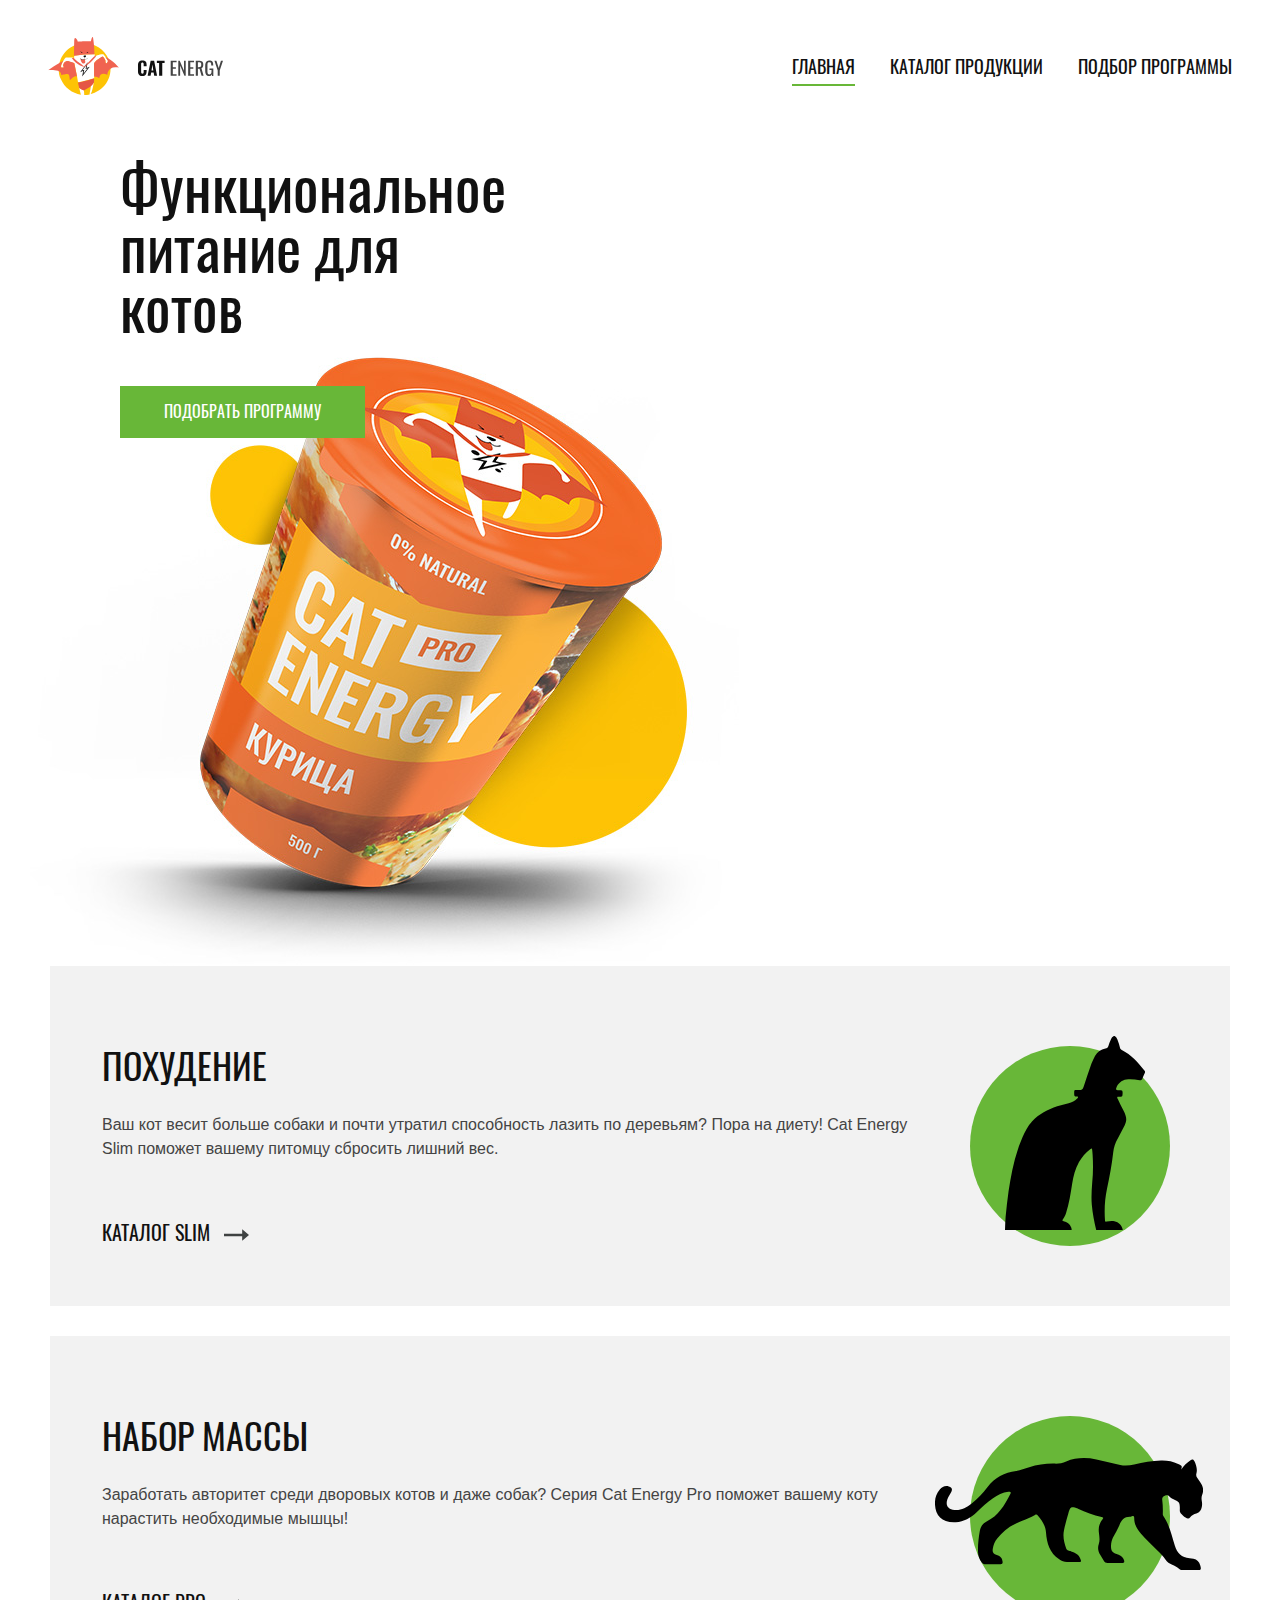
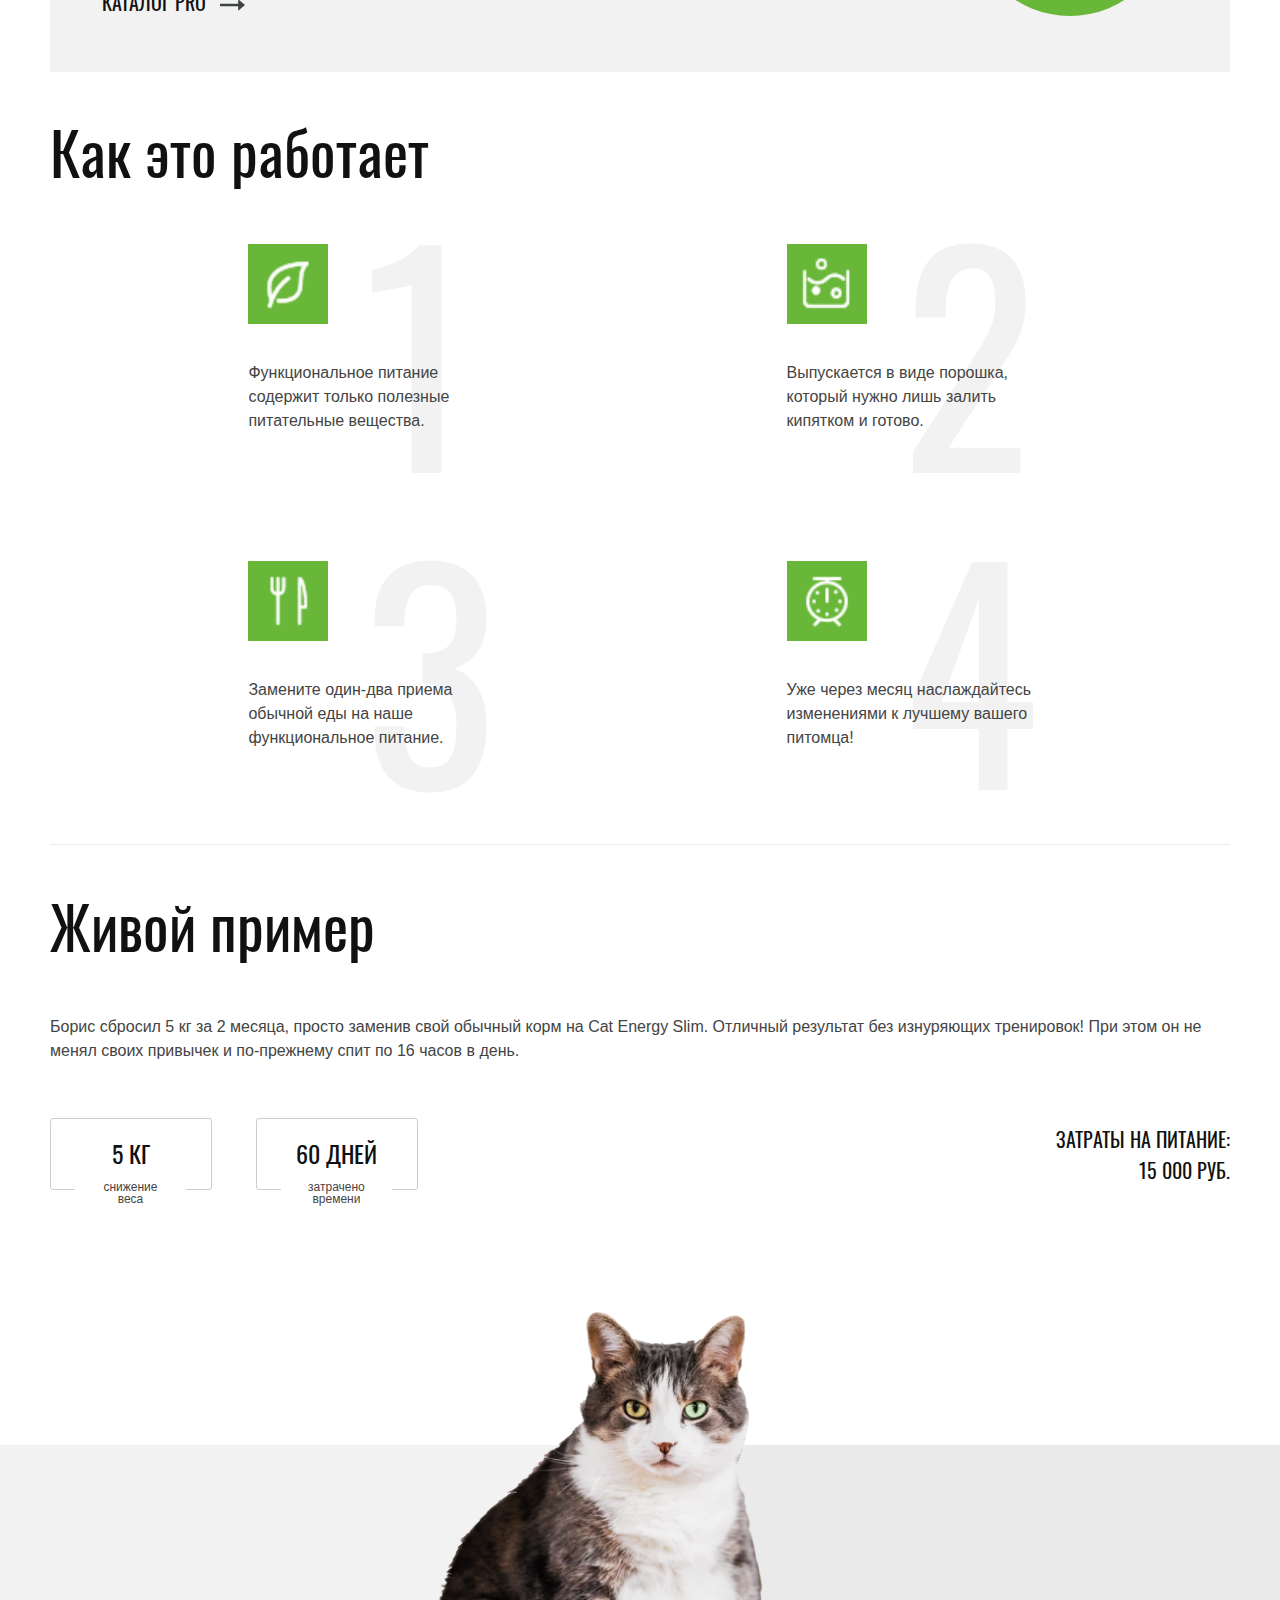
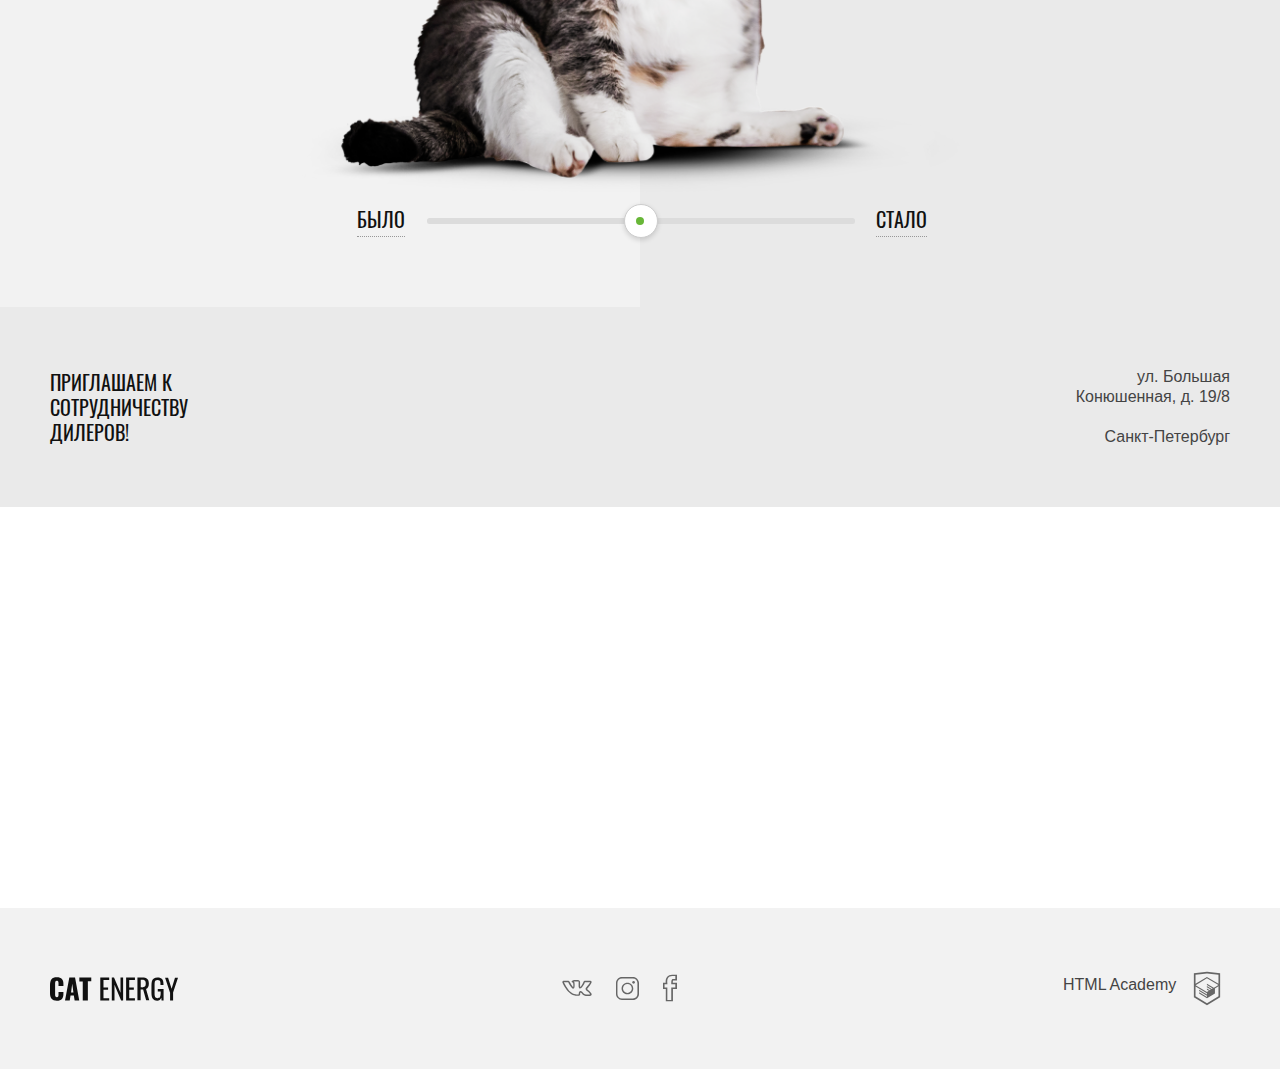
<file: index.html>
<!DOCTYPE html>
<html lang="ru">
  <head>
    <meta charset="utf-8">
    <meta name="viewport" content="width=device-width, initial-scale=1">
    <title>HTML Academy: Кэт энерджи</title>
    <link rel="stylesheet" href="css/style.css">
    <script src="js/picturefill.min.js" async=""></script>
    <script defer src="js/index.js"></script>
  </head>
  <body>

    <div class="page-wrapper">
      <header class="page-header page-header--index">
        <div class="page-header__wrapper-main">
          <div class="page-header__wrapper">
            <div class="page-header__logo">
              <picture>
                <source media="(min-width: 1440px)" srcset="img/logo-desktop.svg">
                <source media="(min-width: 768px)" srcset="img/logo-tablet.svg">
                <img class="header__logo-image" src="img/logo-mobile.svg" alt="логотип сайта cat energy">
              </picture>
            </div>
            <button class="page-header__toggle menu-toggle menu-toggle--closed"></button>
          </div>
          <nav class="main-nav main-nav--closed main-nav--nojs">
              <ul class="main-nav__list main-nav__list--color site-list">
                <li class="site-list__item">
                  <a class="site-list__item-a site-list__item-a--color site-list__item-a--acive-ind" href="#">Главная</a>
                </li>
                <li class="site-list__item">
                  <a class="site-list__item-a site-list__item-a--color" href="catalog.html">Каталог продукции</a>
                </li>
                <li class="site-list__item">
                  <a class="site-list__item-a site-list__item-a--color" href="form.html">Подбор программы</a>
                </li>
              </ul>
          </nav>
        </div>
      </header>

      <section class="greeting-site">
        <div class="greeting-site__wrapper-bg">
          <div class="greeting-site__wrapper">
            <h1 class="greeting-site__title">Функциональное питание для котов</h1>
            <p class="greeting-site__instruction">Занялся собой? Займись котом!</p>
            <picture>
              <source type="image/webp" media="(min-width: 1440px)" srcset="img/webp/index-can-desktop@1x.webp 1x, img/webp/index-can-desktop@2x.webp 2x">
              <source type="image/webp" media="(min-width: 768px)" srcset="img/webp/index-can-tablet@1x.webp 1x, img/webp/index-can-tablet@2x.webp 2x">
              <source type="image/webp" srcset="img/webp/index-can-mobile@1x.webp 1x, img/webp/index-can-mobile@2x.webp 2x">

              <source media="(min-width: 1440px)" srcset="img/index-can-desktop@1x.png 1x, img/index-can-desktop@2x.png 2x">
              <source media="(min-width: 768px)" srcset="img/index-can-tablet@1x.png 1x, img/index-can-tablet@2x.png 2x">
              <img class="greeting-site__image" src="img/index-can-mobile@1x.png" srcset="img/index-can-mobile@2x.png 2x" alt="Функциональное питание для котов">
            </picture>
          </div>
        </div>
        <a class="greeting-site__button button" href="form.html">Подобрать программу</a>
      </section>
    </div>

    <section class="services">
      <h3 class="visually-hidden">Предостовляемые услуги</h3>
      <ul class="services__list">
        <li class="services__item service">
          <div class="service__wrapper clearfix">
            <div class="service__image">
              <span class="service__image-slimming"></span>
            </div>
            <h3 class="service__title">Похудение</h3>
            <p class="service__intro">Ваш кот весит больше собаки и почти утратил
              способность лазить по деревьям? Пора на диету!
              Cat Energy Slim поможет вашему питомцу сбросить лишний вес.
            </p>
            <a class="service__link" href="catalog.html">Каталог Slim<span class="arrow"></span></a>
          </div>
        </li>
        <li class="services__item service">
          <div class="service__wrapper">
            <div class="service__image">
              <span class="service__image-mass-gain"></span>
            </div>
            <h3 class="service__title">Набор массы</h3>
            <p class="service__intro">Заработать авторитет среди дворовых котов и даже собак?
              Серия Cat Energy Pro поможет вашему коту нарастить необходимые мышцы!
            </p>
            <a class="service__link" href="catalog.html">Каталог pro<span class="arrow"></span></a>
          </div>
        </li>
      </ul>
    </section>


    <section class="explanations">
      <h3 class="explanations__title">Как это работает</h3>
      <ul class="explanations__list">
        <li class="explanations__item explanation">
          <img class="explanation__image" src="img/advantage-leaf@1x.png" srcset="img/advantage-leaf@2x.png 2x" alt="здоровое питание">
          <p class="explanation__intro">Функциональное питание содержит только полезные
            питательные вещества.
          </p>
        </li>
        <li class="explanations__item explanation">
          <img class="explanation__image" src="img/advantage-powder@1x.png" srcset="img/advantage-powder@2x.png 2x" alt="быстрый в притовлении">
          <p class="explanation__intro">Выпускается в виде порошка, который нужно лишь
            залить кипятком и готово.
          </p>
        </li>
        <li class=" explanations__item explanation">
          <img class="explanation__image" src="img/advantage-dining@1x.png" srcset="img/advantage-dining@2x.png 2x" alt="замена двух порций обычной еды">
          <p class="explanation__intro">Замените один-два приема обычной еды на наше
            функциональное питание.
          </p>
        </li>
        <li class="explanations__item explanation">
          <img class="explanation__image" src="img/advantage-clock@1x.png" srcset="img/advantage-clock@2x.png 2x" alt="быстрый результат">
          <p class="explanation__intro">Уже через месяц наслаждайтесь изменениями к
            лучшему вашего питомца!
          </p>
        </li>
      </ul>
    </section>

    <section class="example">
      <h3 class="example__title">Живой пример</h3>
      <div class="example__wrapper-main">
        <div class="example__wrapper">
          <p class="example__text">
              Борис сбросил 5 кг за 2 месяца, просто заменив свой обычный корм на Cat Energy Slim. Отличный результат без изнуряющих тренировок!
              При этом он не менял своих привычек и по-прежнему спит по 16 часов в день.
          </p>
          <div class="example__wrapper-data">
            <div class="wrapper-flex">
              <div class="example__item index">
                <span class="index__item">5 кг</span>
                <span class="index__desc index__desc--weight">снижение веса</span>
              </div>
              <div class="example__item index">
                <span class="index__item">60 дней</span>
                <span class="index__desc">затрачено времени</span>
              </div>
            </div>
            <div class="example__expenses expenses">
              <span class="expenses__text">Затраты на питание:</span>
              <span class="expenses__number">15 000 руб.</span>
            </div>
          </div>
        </div>

        <div class="example__change change">
          <div class="change__picture">
            <div class="change__picture--wrapper">
              <picture class="picture__it-was">
                <source type="image/webp" media="(min-width: 1440px)" srcset="img/webp/before-desktop@1x.webp 1x, img/webp/before-desktop@2x.webp 2x">
                <source type="image/webp" media="(min-width: 768px)" srcset="img/webp/before-tablet@1x.webp 1x, img/webp/before-tablet@2x.webp 2x">
                <source type="image/webp" srcset="img/webp/before-mobile@1x.webp 1x, img/webp/before-mobile@2x.webp 2x">

                <source media="(min-width: 1440px)" srcset="img/before-desktop@1x.png 1x, img/before-desktop@2x.png 2x">
                <source media="(min-width: 768px)" srcset="img/before-tablet@1x.png 1x, img/before-mobile@2x.png 2x">
                <img class="example__image" src="img/before-mobile@1x.png" srcset="img/before-mobile@2x.png 2x" alt="пример похудевшего кота">
              </picture>

              <picture class="picture__has-become">
                <source type="image/webp" media="(min-width: 1400px)" srcset="img/webp/after-desktop@1x.webp 1x, img/webp/after-desktop@2x.webp 2x">
                <source type="image/webp" media="(min-width: 768px)" srcset="img/webp/after-tablet@1x.webp 1x, img/webp/after-tablet@2x.webp 2x">
                <source type="image/webp" srcset="img/webp/after-mobile@1x.webp 1x, img/webp/after-mobile@2x.webp 2x">

                <source media="(min-width: 1440px)" srcset="img/after-desktop@1x.png 1x, img/after-desktop@2x.png 2x">
                <source media="(min-width: 768px)" srcset="img/after-tablet@1x.png 1x, img/after-mobile@2x.png 2x">
                <img class="example__image" src="img/after-mobile@1x.png" srcset="img/after-mobile@2x.png 2x" alt="пример похудевшего кота">
              </picture>
            </div>
          </div>
        <div class="example__control control">
            <span class="control__item control__item-it-was">Было</span>
            <input class="control__changing-real" type="range" min="1" max="3" oninput="testFunction()">
            <span class="control__changing-slider"></span>
            <span class="control__item control__item-has-become ">Стало</span>
          </div>
        </div>
      </div>
    </section>

    <section class="map">
      <h3 class="visually-hidden">Карта</h3>
      <div class="text">
        <div class="text__wrapper">
          <span class="text__invitation">Приглашаем к сотрудничеству дилеров!</span>
          <div class="address">
            <span class="address__title">ул. Большая Конюшенная, д. 19/8</span>
            <span class="address__title">Санкт-Петербург</span>
          </div>
        </div>
      </div>
      <div class="map__card">
        <iframe class="map__card-iframe" src="https://www.google.com/maps/embed?pb=!1m18!1m12!1m3!1d1998.6037872533216!2d30.320858716006118!3d59.93871648187625!2m3!1f0!2f0!3f0!3m2!1i1024!2i768!4f13.1!3m3!1m2!1s0x4696310fca145cc1%3A0x42b32648d8238007!2z0JHQvtC70YzRiNCw0Y8g0JrQvtC90Y7RiNC10L3QvdCw0Y8g0YPQuy4sIDE5LzgsINCh0LDQvdC60YIt0J_QtdGC0LXRgNCx0YPRgNCzLCDQoNC-0YHRgdC40Y8sIDE5MTE4Ng!5e0!3m2!1sru!2sby!4v1580029769837!5m2!1sru!2sby"
          style="border:0;" allowfullscreen="">
        </iframe>
      </div>
    </section>

    <footer class="page-footer">
      <ul class="page-footer__list">
        <li class="page-footer__item cat-energy">
          <a class="page-footer__title" href="#"></a>
        </li>
        <li class="page-footer__item social">
          <div class="social__wrapper">
            <a class="social__link social__link" href="#">
              <svg class="social__link-vk" version="1.1" xmlns="http://www.w3.org/2000/svg" xmlns:xlink="http://www.w3.org/1999/xlink" x="0px" y="0px" viewBox="0 0 22 12" style="enable-background:new 0 0 22 12;" xml:space="preserve">
                <path d="M17.6,12c-0.3,0-0.9-0.1-1.5-0.5c-0.5-0.3-0.9-0.7-1.3-1.2c-0.3-0.3-0.9-0.9-1.1-0.9c-0.2,0.1-0.4,0.7-0.3,1.2
                c0,0.1,0,0.6-0.3,0.9c-0.3,0.3-0.8,0.4-0.9,0.4h-1.4c-0.7,0-3.2-0.2-5.4-2.3C2.5,7.1,0.2,2.2,0.1,2C0,1.6-0.1,1.2,0.2,0.9
                s0.8-0.4,1-0.4h3.1c0.1,0,0.4,0.1,0.7,0.3C5.3,1,5.4,1.3,5.5,1.4c0.7,1.5,1.5,2.8,2.6,4C8.2,5,8.3,4,8.2,3.1c0-0.4-0.1-0.8-0.2-1
                C7.9,2,7.7,1.9,7.5,1.9L6.9,1.4c0-0.5,0.5-0.9,0.9-1.1C8.3,0.1,9.1,0,10.1,0h0.5c0.9,0,1.2,0.1,1.6,0.1c1.2,0.3,1.2,1.3,1.1,2.5v1.6
                c0,0.3,0,0.8,0.1,1c0.2-0.1,0.6-0.5,1.5-1.9c0.6-0.9,1-1.9,1.1-2.1c0.1-0.3,0.4-0.7,1.2-0.7h3.4c0.7,0,1.2,0.2,1.3,0.7
                c0.2,0.5,0.1,1.3-1.7,3.5c-0.3,0.3-0.5,0.6-0.7,0.9c-0.5,0.4-0.9,1-0.9,1.1s0.5,0.5,0.9,0.9c1.1,0.9,1.9,1.7,2.2,2.3
                c0.4,0.6,0.3,1,0.2,1.3c-0.3,0.7-1.2,0.7-1.4,0.8h-2.8C17.7,12,17.6,12,17.6,12z M13.7,8.3c0.7,0,1.2,0.6,1.8,1.2
                c0.4,0.4,0.7,0.8,1.1,1c0.5,0.3,1,0.3,1,0.3h2.9c0.1,0,0.3-0.1,0.4-0.1c0,0,0-0.1-0.1-0.1c-0.3-0.5-1-1.3-2-2.1
                c-0.9-0.7-1.3-1.1-1.4-1.7c0-0.6,0.4-1.1,1.2-2.1c0.2-0.2,0.4-0.5,0.7-0.8c1.1-1.4,1.4-2,1.5-2.3h-3.9c0,0.4-0.5,1.5-1.1,2.4
                c-1.4,2.1-2,2.4-2.5,2.4c-0.1,0-0.3,0-0.4-0.1c-0.7-0.4-0.7-1.4-0.7-2.1V3.9V2.6c0.1-1.3,0-1.3-0.3-1.4c-0.3-0.1-0.5-0.1-1.4-0.1H10
                c-0.5,0-1,0-1.4,0.1l0.2,0.2c0.4,0.5,0.4,1.5,0.4,1.7c0.1,1.3,0,2.9-0.7,3.3c-0.1,0-0.2,0.1-0.4,0.1C7.5,6.5,6.8,5.8,5.6,4
                C5,2.9,4.5,1.8,4.5,1.8s0-0.1-0.1-0.1S4.2,1.6,4.2,1.6H1.3H1.2c0.4,0.9,2.5,5,4.8,7.2c2,1.9,4.3,2,4.7,2h1.4c0,0,0.2,0,0.2-0.1v-0.1
                c0-0.2,0-2,1.2-2.3C13.5,8.3,13.7,8.3,13.7,8.3z"/>
                </svg>
            </a>
            <a  class="social__link social__link" href="https://www.facebook.com/htmlacademy">
              <svg class="social__link-inst" version="1.1" xmlns="http://www.w3.org/2000/svg" xmlns:xlink="http://www.w3.org/1999/xlink" x="0px" y="0px" viewBox="0 0 16.1 16" style="enable-background:new 0 0 16.1 16;" xml:space="preserve">
                <style type="text/css">
                </style>
                <path class="st0" d="M11.8,1C13.6,1,15,2.4,15,4.2v7.7c0,1.7-1.4,3.1-3.1,3.1H4.2C2.4,15,1,13.6,1,11.8V4.2C1,2.4,2.4,1,4.2,1H11.8 M11.8,0H4.2C1.9,0,0,1.9,0,4.2v7.7C0,14.1,1.9,16,4.2,16h7.7c2.3,0,4.2-1.9,4.2-4.2V4.2C16,1.9,14.1,0,11.8,0z"/>
                <path class="st0" d="M8,4.9c1.7,0,3.1,1.4,3.1,3.1S9.7,11.1,8,11.1S4.9,9.7,4.9,8S6.3,4.9,8,4.9 M8,3.9C5.7,3.9,3.9,5.7,3.9,8 s1.8,4.1,4.1,4.1s4.1-1.8,4.1-4.1S10.3,3.9,8,3.9z"/>
                <circle class="st0" cx="12.3" cy="3.7" r="0.9"/>
                </svg>
            </a>
            <a class="social__link social__link" href="https://www.instagram.com/htmlacademy">
              <svg class="social__link-fb" version="1.1" xmlns="http://www.w3.org/2000/svg" xmlns:xlink="http://www.w3.org/1999/xlink" x="0px" y="0px" viewBox="0 0 10 19" style="enable-background:new 0 0 10 19;" xml:space="preserve">
                <path d="M7.1,19H2v-8.8H0V5.8h1.9C1.8,3.8,2.1,2.4,3,1.4C3.8,0.5,5,0.1,6.5,0H10v4.2H7.2C7.1,4.4,7,5,7,5.8h3v4.4H7.1V19z M3.1,18 h2.8V9.1h2.9V6.8H5.9V6.3c0-1.4,0-2.6,0.7-3.1l0.1-0.1h2.1V1H6.5c-1.2,0.1-2,0.4-2.6,1c-0.8,0.8-1,2.3-0.8,4.2l0.1,0.6H1.1v2.3h2V18z"/>
                </svg>
            </a>
          </div>
        </li>
        <li class="page-footer__item copyright">
          <a class="copyright__text" href="https://htmlacademy.ru/intensive/adaptive">HTML Academy</a>
          <a class="copyright__logo" href="https://htmlacademy.ru/intensive/adaptive">
            <svg class="copyright__logo-htmlacademy" xmlns="http://www.w3.org/2000/svg" viewBox="0 0 60 60" width="40" height="45">
              <path fill="#2E368F" d="M30.2 5h-.2l-19.7 2.1v36.2l19.7 11.7 19.7-11.7v-36.2l-19.5-2.1zm17 36.8l-17.2 10.2-17.2-10.2v-14.8l17.1 10.2v1.8l-11.7-7v1.8l11.8 7.1v1.9l-11.8-7v1.8l11.8 7 11.9-7.1v-7.6l5.3-3.2v15.1zm-.1-17l-4.7 2.8-2.2 1.3-10.3-6.1v1.8l8.8 5.3h-.1l-.2.1-1.3.7-7.3-4.3v1.8l5.8 3.4-1.4.9-4.3-2.6v1.8l2.9 1.7-2.9 1.7-17-10.1 17-10.2 17.2 10zm.1-1.8l-17.3-10.2-17.1 10.2v-13.6l17.2-1.8 17.2 1.8v13.6z"/>
            </svg>
          </a>
        </li>
      </ul>
    </footer>

  </body>
</html>
</file>
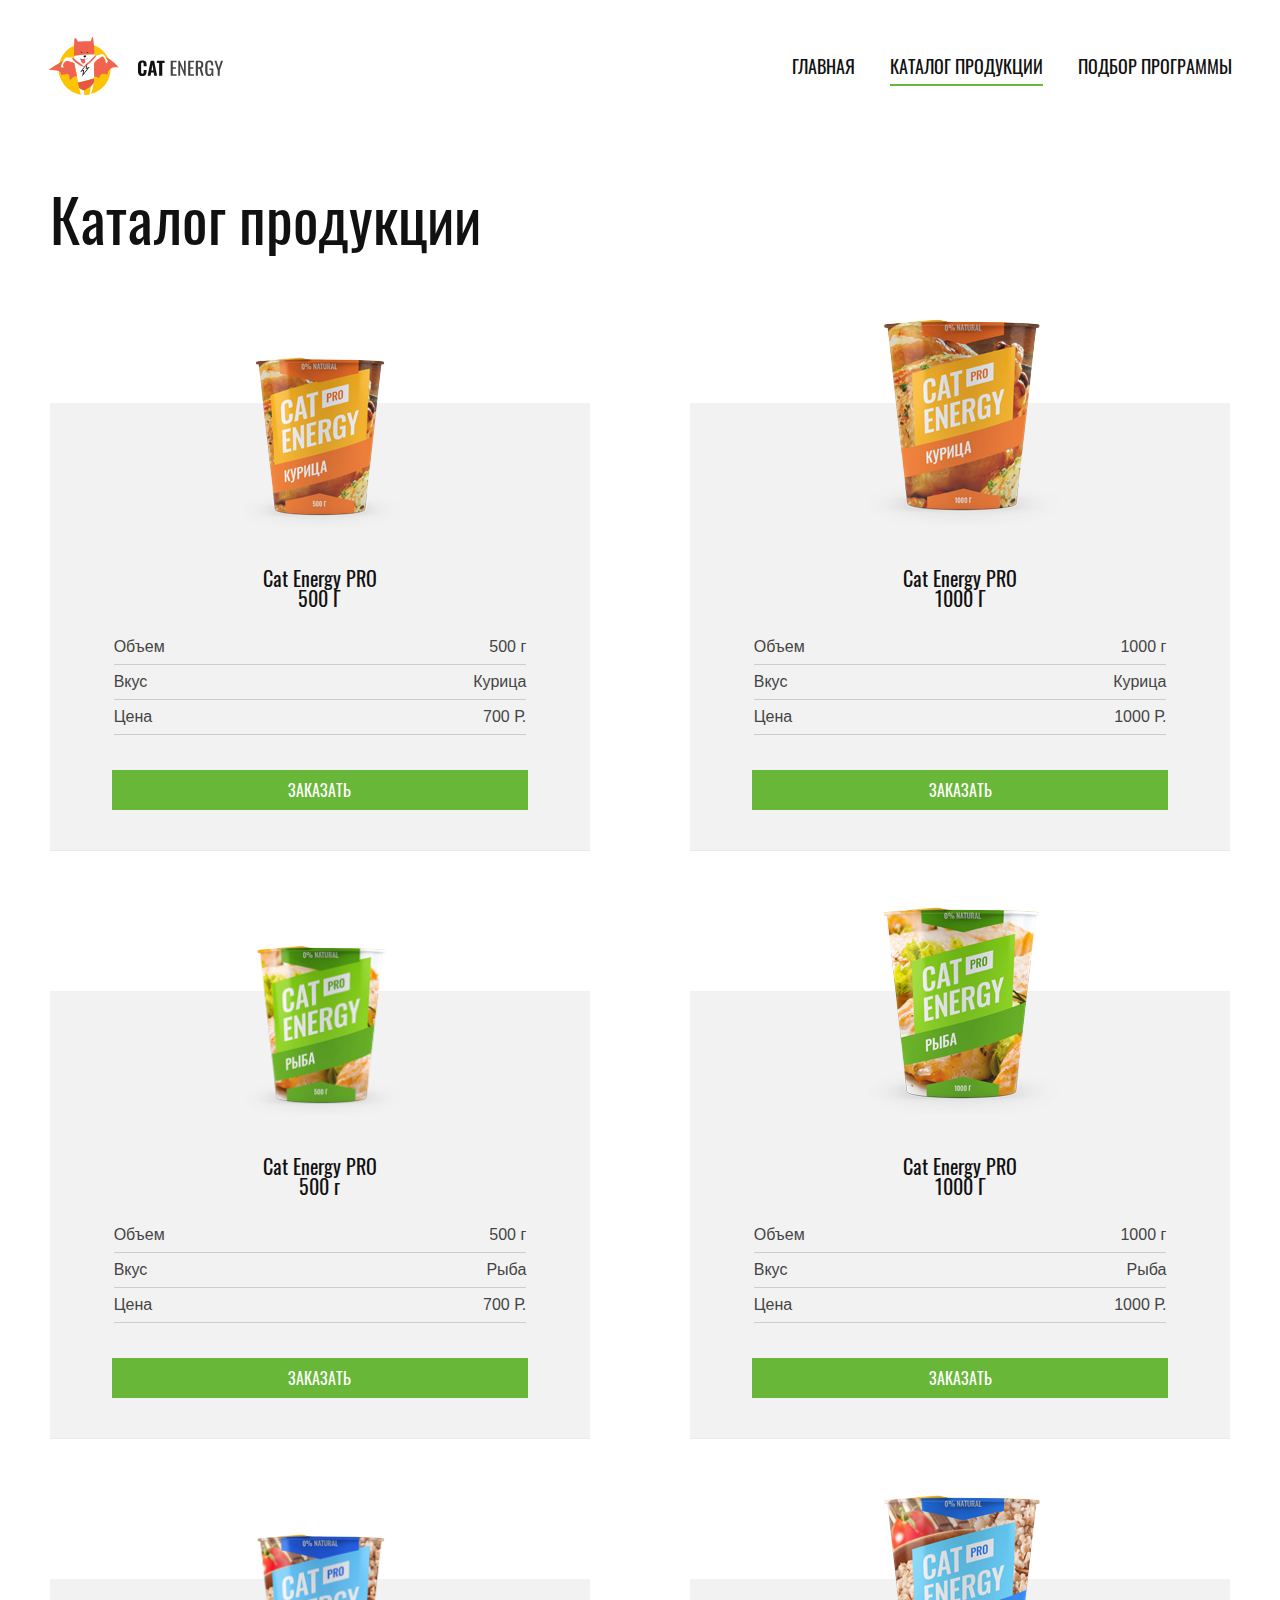
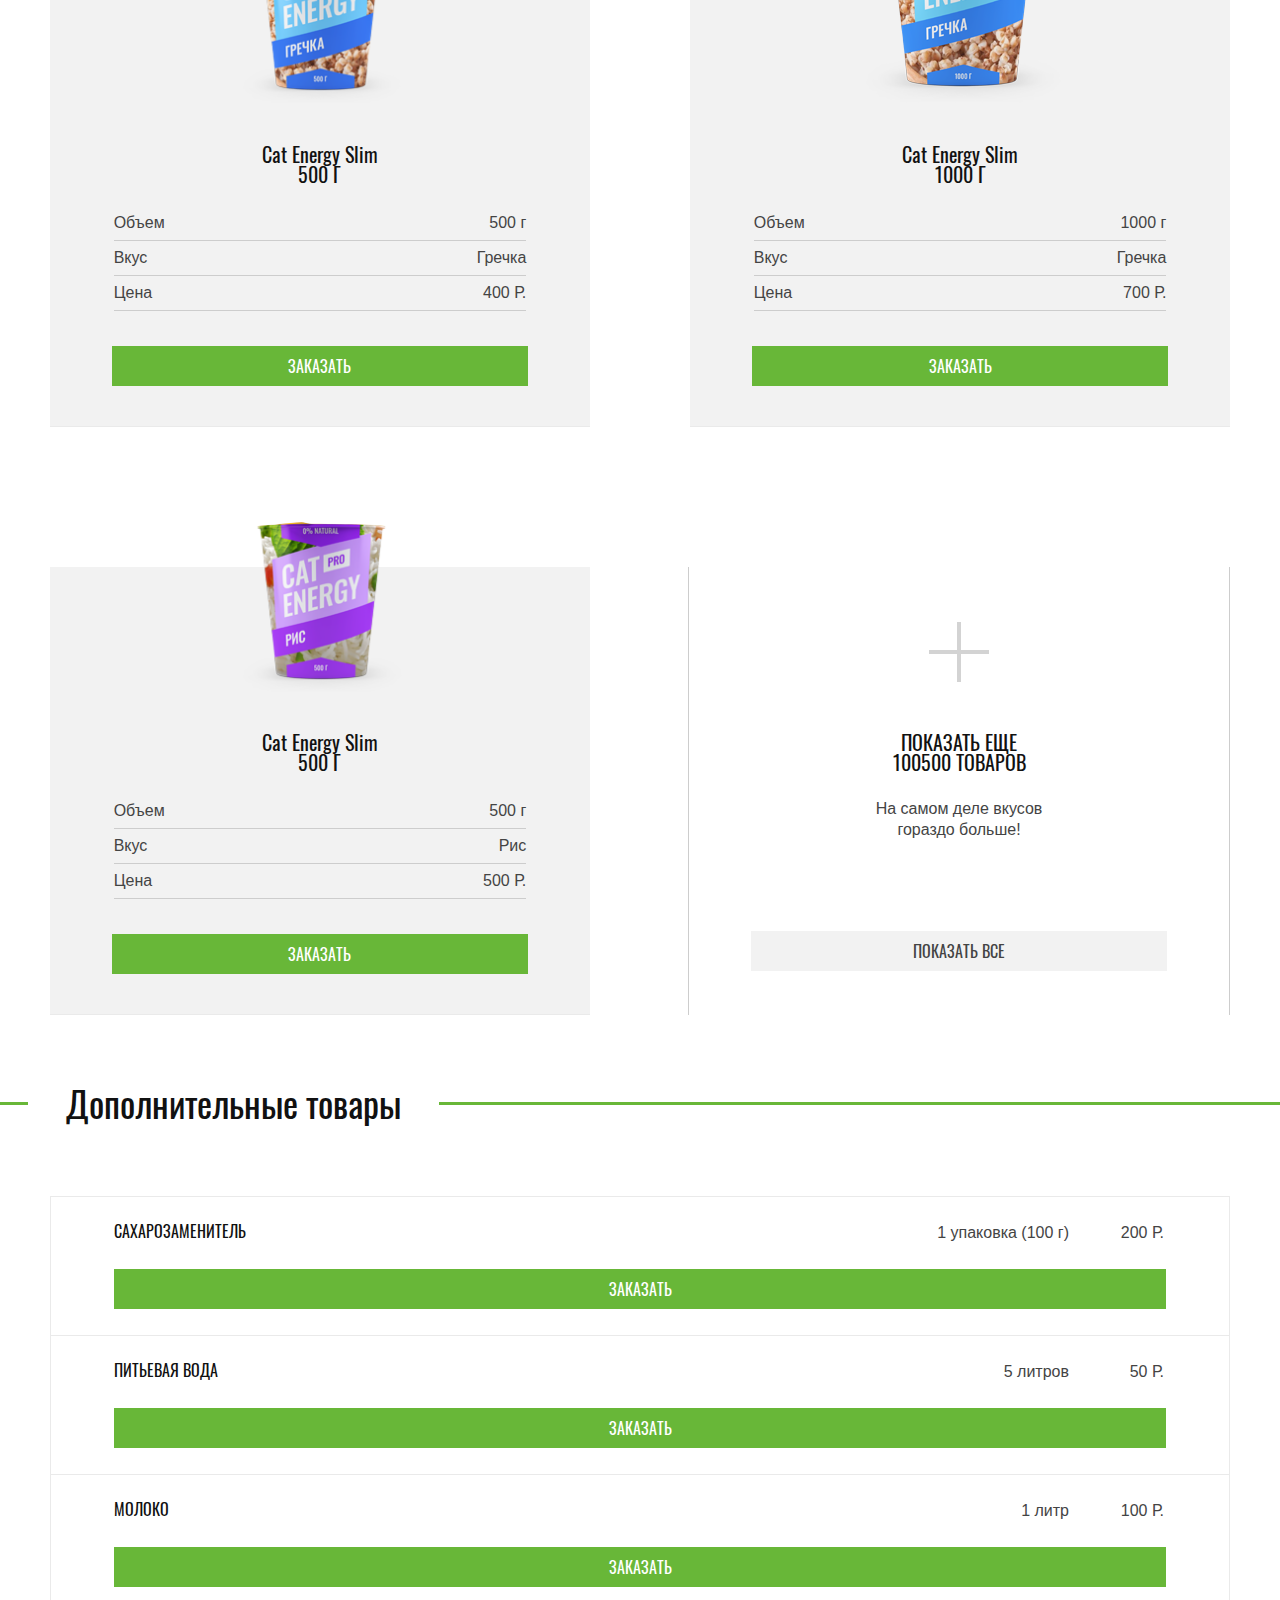
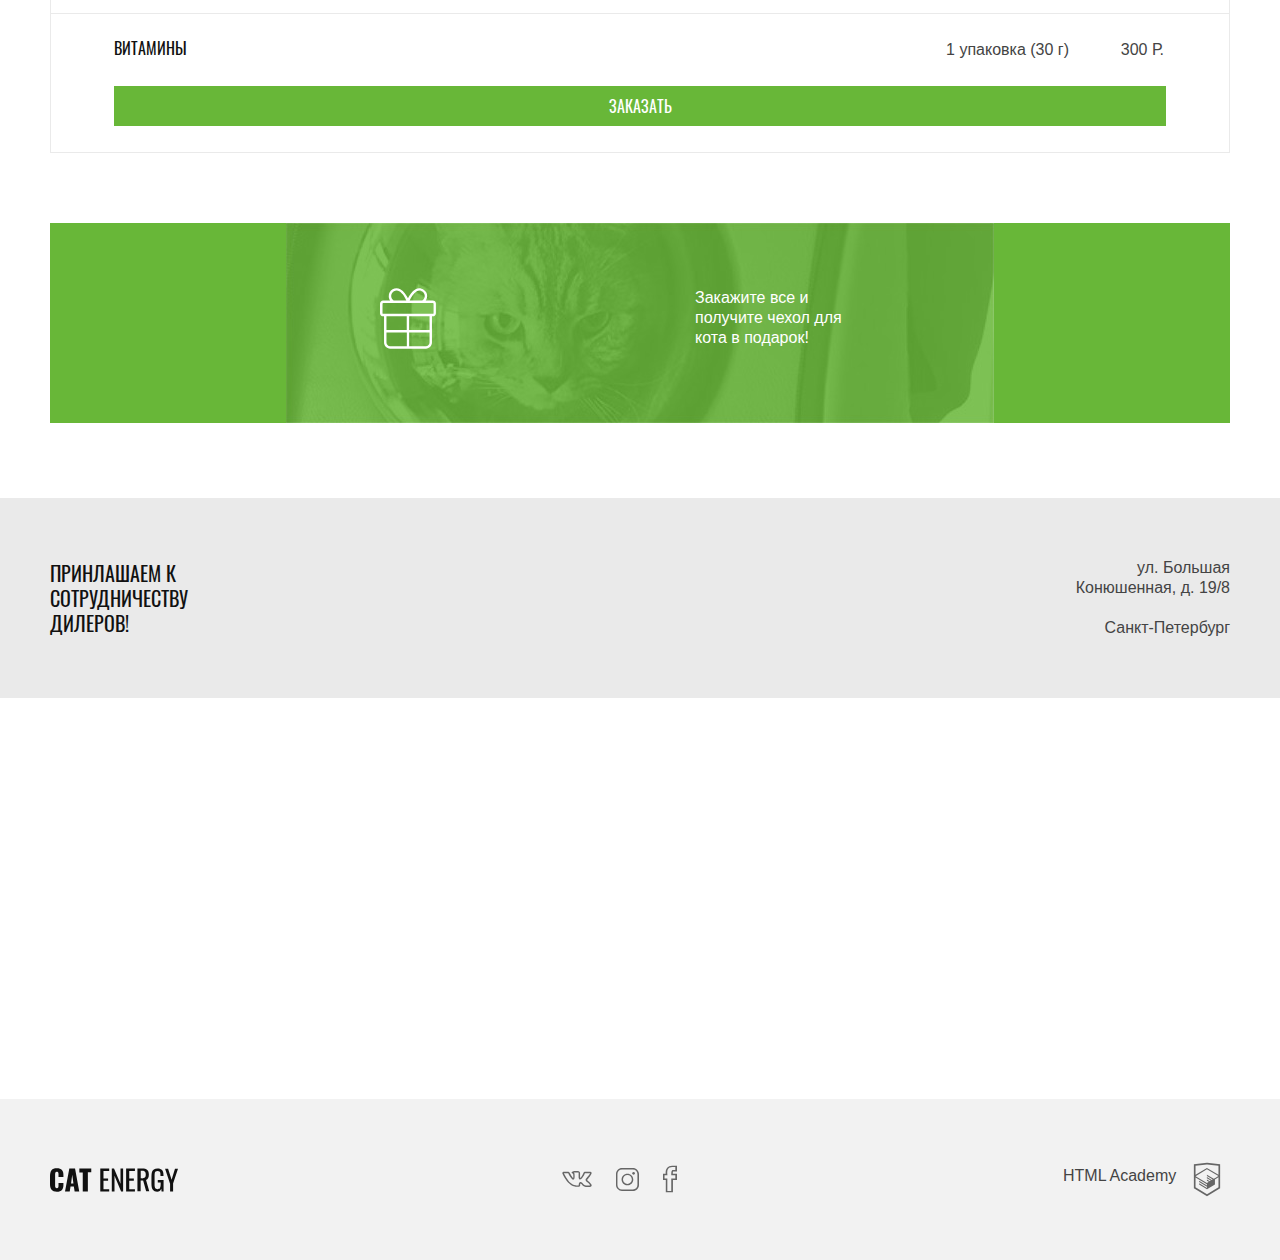
<file: catalog.html>
<!DOCTYPE html>
<html lang="ru">
  <head>
    <meta charset="utf-8">
    <meta name="viewport" content="width=device-width, initial-scale=1">
    <title>HTML Academy: Кэт энерджи</title>
    <link rel="stylesheet" href="css/style.css">
    <script src="js/picturefill.min.js" async=""></script>
    <script defer src="js/index.js"></script>
  </head>
  <body>

    <header class="page-header">
      <div class="page-header__wrapper-main">
        <div class="page-header__wrapper">
          <a class="page-header__logo" href="index.html ">
            <picture>
              <source media="(min-width: 1440px)" srcset="img/logo-desktop.svg">
              <source media="(min-width: 768px)" srcset="img/logo-tablet.svg">
              <img class="header__logo-image" src="img/logo-mobile.svg" alt="логотип сайта cat energy">
            </picture>
          </a>
          <button class="page-header__toggle menu-toggle menu-toggle--closed"></button>
        </div>
        <nav class="main-nav main-nav--closed main-nav--nojs">
            <ul class="main-nav__list site-list">
              <li class="site-list__item">
                <a class="site-list__item-a" href="index.html">Главная</a>
              </li>
              <li class="site-list__item">
                <a class="site-list__item-a site-list__item-a--acive" href="#">Каталог продукции</a>
              </li>
              <li class="site-list__item">
                <a class="site-list__item-a" href="form.html">Подбор программы</a>
              </li>
            </ul>
        </nav>
      </div>
    </header>

    <main class="page-main">

      <h2 class="page-title page-title--catalog">Каталог продукции</h2>

      <section class="catalog">
        <h3 class="visually-hidden">Основные товары</h3>
        <ul class="catalog__list">
          <li class="catalog__item">
            <div class="catalog__item-wrapper">
              <picture>
                <source type="image/webp" media="(min-width: 1440px)" srcset="img/webp/chicken-small-desktop@1x.webp 1x, img/webp/chicken-small-desktop@2x.webp 2x">
                <source type="image/webp" media="(min-width: 768px)" srcset="img/webp/chicken-small-tablet@1x.webp 1x, img/webp/chicken-small-tablet@2x.webp 2x">
                <source type="image/webp" srcset="img/webp/chicken-small-mobile@1x.webp 1x, img/webp/chicken-small-mobile@2x.webp 2x">

                <source media="(min-width: 1440px)" srcset="img/chicken-small-desktop@1x.png 1x, img/chicken-small-desktop@2x.png 2x">
                <source media="(min-width: 768px)" srcset="img/chicken-small-tablet@1x.png 1x, img/chicken-small-tablet@2x.png 2x">
                <img class="catalog__image" src="img/chicken-small-mobile@1x.jpg" srcset="img/chicken-small-mobile@2x.jpg 2x" alt="продукт Cat Energy PRO 500 Г">
              </picture>
              <div class="catalog__data">
                <b class="catalog__name">Cat Energy PRO 500 Г</b>
                <table class="catalog__characteristics characteristics">
                  <tr class="characteristics__tr">
                    <td class="characteristics__item">Объем</td>
                    <td class="characteristics__item">500 г</td>
                  </tr>
                  <tr class="characteristics__tr">
                    <td class="characteristics__item">Вкус</td>
                    <td class="characteristics__item">Курица</td>
                  </tr>
                  <tr class="characteristics__tr">
                    <td class="characteristics__item">Цена</td>
                    <td class="characteristics__item">700 Р.</td>
                  </tr>
                </table>
              </div>
            </div>
            <button class="catalog__button button">Заказать</button>
          </li>
          <li class="catalog__item">
            <div class="catalog__item-wrapper">
              <picture>
                <source type="image/webp" media="(min-width: 1440px)" srcset="img/webp/chicken-big-desktop@1x.webp 1x, img/webp/chicken-big-desktop@2x.webp 2x">
                <source type="image/webp" media="(min-width: 768px)" srcset="img/webp/chicken-big-tablet@1x.webp 1x, img/webp/chicken-big-tablet@2x.webp 2x">
                <source type="image/webp" srcset="img/webp/chicken-big-mobile@1x.webp 1x, img/webp/chicken-big-mobile@2x.webp 2x">

                <source media="(min-width: 1440px)" srcset="img/chicken-big-desktop@1x.png 1x, img/chicken-big-desktop@2x.png 2x">
                <source media="(min-width: 768px)" srcset="img/chicken-big-tablet@1x.png 1x, img/chicken-big-tablet@2x.png 2x">
                <img class="catalog__image catalog__image--size" src="img/chicken-big-mobile@1x.jpg" srcset="img/chicken-big-mobile@2x.jpg 2x" alt="продукт Cat Energy PRO 1000 Г">
              </picture>
              <div class="catalog__data">
                <b class="catalog__name">Cat Energy PRO 1000 Г</b>
                <table class="catalog__characteristics characteristics">
                  <tr class="characteristics__tr">
                    <td class="characteristics__item">Объем</td>
                    <td class="characteristics__item">1000 г</td>
                  </tr>
                  <tr class="characteristics__tr">
                    <td class="characteristics__item">Вкус</td>
                    <td class="characteristics__item">Курица</td>
                  </tr>
                  <tr class="characteristics__tr">
                    <td class="characteristics__item">Цена</td>
                    <td class="characteristics__item">1000 Р.</td>
                  </tr>
                </table>
              </div>
            </div>
            <button class="catalog__button button">Заказать</button>
          </li>
          <li class="catalog__item">
            <div class="catalog__item-wrapper">
              <picture>
                <source type="image/webp" media="(min-width: 1440px)" srcset="img/webp/fish-small-desktop@1x.webp 1x, img/webp/fish-small-desktop@2x.webp 2x">
                <source type="image/webp" media="(min-width: 768px)" srcset="img/webp/fish-small-tablet@1x.webp 1x, img/webp/fish-small-tablet@2x.webp 2x">
                <source type="image/webp" srcset="img/webp/fish-small-mobile@1x.webp 1x, img/webp/fish-small-mobile@2x.webp 2x">

                <source media="(min-width: 1440px)" srcset="img/fish-small-desktop@1x.png 1x, img/fish-small-desktop@2x.png 2x">
                <source media="(min-width: 768px)" srcset="img/fish-small-tablet@1x.png 1x, img/fish-small-tablet@2x.png 2x">
                <img class="catalog__image" src="img/fish-small-mobile@1x.jpg" srcset="img/fish-small-mobile@2x.jpg 2x" alt="продукт Cat Energy PRO 500 г">
              </picture>
              <div class="catalog__data">
                <b class="catalog__name">Cat Energy PRO 500 г</b>
                <table class="catalog__characteristics characteristics">
                  <tr class="characteristics__tr">
                    <td class="characteristics__item">Объем</td>
                    <td class="characteristics__item">500 г</td>
                  </tr>
                  <tr class="characteristics__tr">
                    <td class="characteristics__item">Вкус</td>
                    <td class="characteristics__item">Рыба</td>
                  </tr>
                  <tr class="characteristics__tr">
                    <td class="characteristics__item">Цена</td>
                    <td class="characteristics__item">700 Р.</td>
                  </tr>
                </table>
              </div>
            </div>
            <button class="catalog__button button">Заказать</button>
          </li>
          <li class="catalog__item">
            <div class="catalog__item-wrapper">
              <picture>
                <source type="image/webp" media="(min-width: 1440px)" srcset="img/webp/fish-big-desktop@1x.webp 1x, img/webp/fish-big-desktop@2x.webp 2x">
                <source type="image/webp" media="(min-width: 768px)" srcset="img/webp/fish-big-tablet@1x.webp 1x, img/webp/fish-big-tablet@2x.webp 2x">
                <source type="image/webp" srcset="img/webp/fish-big-mobile@1x.webp 1x, img/webp/fish-big-mobile@2x.webp 2x">

                <source media="(min-width: 1440px)" srcset="img/fish-big-desktop@1x.png 1x, img/fish-big-desktop@2x.png 2x">
                <source media="(min-width: 768px)" srcset="img/fish-big-tablet@1x.png 1x, img/fish-big-tablet@2x.png 2x">
                <img class="catalog__image catalog__image--size" src="img/fish-big-mobile@1x.jpg" srcset="img/fish-big-mobile@2x.jpg 2x" alt="продукт Cat Energy PRO 1000 Г">
              </picture>
              <div class="catalog__data">
                <b class="catalog__name">Cat Energy PRO 1000 Г</b>
                <table class="catalog__characteristics characteristics">
                  <tr class="characteristics__tr">
                    <td class="characteristics__item">Объем</td>
                    <td class="characteristics__item">1000 г</td>
                  </tr>
                  <tr class="characteristics__tr">
                    <td class="characteristics__item">Вкус</td>
                    <td class="characteristics__item">Рыба</td>
                  </tr>
                  <tr class="characteristics__tr">
                    <td class="characteristics__item">Цена</td>
                    <td class="characteristics__item">1000 Р.</td>
                  </tr>
                </table>
              </div>
            </div>
            <button class="catalog__button button">Заказать</button>
          </li>
          <li class="catalog__item">
            <div class="catalog__item-wrapper">
              <picture>
                <source type="image/webp" media="(min-width: 1440px)" srcset="img/webp/buckwheat-small-desktop@1x.webp 1x, img/webp/buckwheat-small-desktop@2x.webp 2x">
                <source type="image/webp" media="(min-width: 768px)" srcset="img/webp/buckwheat-small-tablet@1x.webp 1x, img/webp/buckwheat-small-tablet@2x.webp 2x">
                <source type="image/webp" srcset="img/webp/buckwheat-small-mobile@1x.webp 1x, img/webp/buckwheat-small-mobile@2x.webp 2x">

                <source media="(min-width: 1440px)" srcset="img/buckwheat-small-desktop@1x.png 1x, img/buckwheat-small-desktop@2x.png 2x">
                <source media="(min-width: 768px)" srcset="img/buckwheat-small-tablet@1x.png 1x, img/buckwheat-small-tablet@2x.png 2x">
                <img class="catalog__image" src="img/buckwheat-small-mobile@1x.jpg" srcset="img/buckwheat-small-mobile@2x.jpg 2x" alt="продукт Cat Energy Slim 500 Г">
              </picture>
              <div class="catalog__data">
                <b class="catalog__name">Cat Energy Slim 500 Г</b>
                <table class="catalog__characteristics characteristics">
                  <tr class="characteristics__tr">
                    <td class="characteristics__item">Объем</td>
                    <td class="characteristics__item">500 г</td>
                  </tr>
                  <tr class="characteristics__tr">
                    <td class="characteristics__item">Вкус</td>
                    <td class="characteristics__item">Гречка</td>
                  </tr>
                  <tr class="characteristics__tr">
                    <td class="characteristics__item">Цена</td>
                    <td class="characteristics__item">400 Р.</td>
                  </tr>
                </table>
              </div>
            </div>
            <button class="catalog__button button">Заказать</button>
          </li>
          <li class="catalog__item">
            <div class="catalog__item-wrapper">
              <picture>
                <source type="image/webp" media="(min-width: 1440px)" srcset="img/webp/buckwheat-big-desktop@1x.webp 1x, img/webp/buckwheat-big-desktop@2x.webp 2x">
                <source type="image/webp" media="(min-width: 768px)" srcset="img/webp/buckwheat-big-tablet@1x.webp 1x, img/webp/buckwheat-big-tablet@2x.webp 2x">
                <source type="image/webp" srcset="img/webp/buckwheat-big-mobile@1x.webp 1x, img/webp/buckwheat-big-mobile@2x.webp 2x">

                <source media="(min-width: 1440px)" srcset="img/buckwheat-big-desktop@1x.png 1x, img/buckwheat-big-desktop@2x.png 2x">
                <source media="(min-width: 768px)" srcset="img/buckwheat-big-tablet@1x.png 1x, img/buckwheat-big-tablet@2x.png 2x">
                <img class="catalog__image catalog__image--size" src="img/buckwheat-big-mobile@1x.jpg" srcset="img/buckwheat-big-mobile@2x.jpg 2x" alt="продукт Cat Energy Slim 1000 Г">
              </picture>
              <div class="catalog__data">
                <b class="catalog__name">Cat Energy Slim 1000 Г</b>
                <table class="catalog__characteristics characteristics">
                  <tr class="characteristics__tr">
                    <td class="characteristics__item">Объем</td>
                    <td class="characteristics__item">1000 г</td>
                  </tr>
                  <tr class="characteristics__tr">
                    <td class="characteristics__item">Вкус</td>
                    <td class="characteristics__item">Гречка</td>
                  </tr>
                  <tr class="characteristics__tr">
                    <td class="characteristics__item">Цена</td>
                    <td class="characteristics__item">700 Р.</td>
                  </tr>
                </table>
              </div>
            </div>
            <button class="catalog__button button">Заказать</button>
          </li>
          <li class="catalog__item">
            <div class="catalog__item-wrapper">
              <picture>
                <source type="image/webp" media="(min-width: 1440px)" srcset="img/webp/rice-small-desktop@1x.webp 1x, img/webp/rice-small-desktop@2x.webp 2x">
                <source type="image/webp" media="(min-width: 768px)" srcset="img/webp/rice-small-tablet@1x.webp 1x, img/webp/rice-small-tablet@2x.webp 2x">
                <source type="image/webp" srcset="img/webp/rice-small-mobile@1x.webp 1x, img/webp/rice-small-mobile@2x.webp 2x">

                <source media="(min-width: 1440px)" srcset="img/rice-small-desktop@1x.png 1x, img/rice-small-desktop@2x.png 2x">
                <source media="(min-width: 768px)" srcset="img/rice-small-tablet@1x.png 1x, img/rice-small-tablet@2x.png 2x">
                <img class="catalog__image" src="img/rice-small-mobile@1x.jpg" srcset="img/rice-small-mobile@2x.jpg 2x" alt="продукт Cat Energy Slim 500 Г">
              </picture>
              <div class="catalog__data">
                <b class="catalog__name">Cat Energy Slim 500 Г</b>
                <table class="catalog__characteristics characteristics">
                  <tr class="characteristics__tr">
                    <td class="characteristics__item">Объем</td>
                    <td class="characteristics__item">500 г</td>
                  </tr>
                  <tr class="characteristics__tr">
                    <td class="characteristics__item">Вкус</td>
                    <td class="characteristics__item">Рис</td>
                  </tr>
                  <tr class="characteristics__tr">
                    <td class="characteristics__item">Цена</td>
                    <td class="characteristics__item">500 Р.</td>
                  </tr>
                </table>
              </div>
            </div>
            <button class="catalog__button button">Заказать</button>
          </li>
          <li class="catalog__item show-all">
            <div class="catalog__wrapper show-all__wrapper">
              <span class="show-all__image">
                <svg class="show-all__image-cross" version="1.1" id="Layer_1" xmlns="http://www.w3.org/2000/svg" xmlns:xlink="http://www.w3.org/1999/xlink" x="0px" y="0px" viewBox="0 0 30 30" style="enable-background:new 0 0 30 30;" xml:space="preserve">
                  <polygon class="st0" points="30,14 16,14 16,0 14,0 14,14 0,14 0,16 14,16 14,30 16,30 16,16 30,16 "/>
                </svg>
              </span>
              <b class="show-all__name">Показать еще 100500 товаров</b>
              <p class="show-all__text">На самом деле вкусов гораздо больше!</p>
              <button class="catalog__button button show-all__button">Показать все</button>
            </div>
          </li>
        </ul>
      </section>
    </main>

    <section class="further">
      <h3 class="further__title">Дополнительные товары</h3>
      <div class="further__wrapper">
        <ul class="further__list">
          <li class="further__item">
            <div class="further__item-wrapper">
              <b class="further__name">Сахарозаменитель</b>
              <table class="furter__characteristics characteristics">
                <tr class="characteristics__tr characteristics__tr--indent">
                  <td class="characteristics__item characteristics__item-quantity">1 упаковка (100 г)</td>
                  <td class="characteristics__item characteristics__item-price">200 Р.</td>
                </tr>
              </table>
            </div>
            <button class="further__button button">Заказать</button>
          </li>
          <li class="further__item">
            <div class="further__item-wrapper">
              <b class="further__name">Питьевая вода</b>
              <table class="furter__characteristics characteristics">
                <tr class="characteristics__tr characteristics__tr--indent">
                  <td class="characteristics__item characteristics__item-quantity">5 литров</td>
                  <td class="characteristics__item characteristics__item-price">50 Р.</td>
                </tr>
              </table>
            </div>
            <button class="further__button button">Заказать</button>
          </li>
          <li class="further__item">
            <div class="further__item-wrapper">
              <b class="further__name">Молоко</b>
              <table class="furter__characteristics characteristics">
                <tr class="characteristics__tr characteristics__tr--indent">
                  <td class="characteristics__item characteristics__item-quantity">1 литр</td>
                  <td class="characteristics__item characteristics__item-price">100 Р.</td>
                </tr>
              </table>
            </div>
            <button class="further__button button">Заказать</button>
          </li>
          <li class="further__item">
            <div class="further__item-wrapper">
              <b class="further__name">Витамины</b>
              <table class="furter__characteristics characteristics">
                <tr class="characteristics__tr characteristics__tr--indent">
                  <td class="characteristics__item characteristics__item-quantity">1 упаковка (30 г)</td>
                  <td class="characteristics__item characteristics__item-price">300 Р.</td>
                </tr>
              </table>
            </div>
            <button class="further__button button">Заказать</button>
          </li>
        </ul>
        <div class="banner">
          <div class="banner__wrapper-bg">
            <div class="banner__wrapper">
              <div class="banner__gift">
                <svg class="banner__gift-img" version="1.1" xmlns="http://www.w3.org/2000/svg" xmlns:xlink="http://www.w3.org/1999/xlink" x="0px" y="0px" viewBox="0 0 55.5 60" style="enable-background:new 0 0 55.5 60;" xml:space="preserve">
                  <path
                    d="M52.3,12.2h-7c0.5-0.7,0.8-1.4,1.1-2.2c0.6-2,0.4-4.1-0.6-5.9c-1-1.8-2.6-3.1-4.6-3.7c-2-0.6-4.1-0.4-5.9,0.6
                  c-3.6,2-6.2,6.1-7.6,9c-1.4-2.9-4-7.1-7.6-9c-3.8-2-8.5-0.6-10.5,3.1c-1.4,2.7-1.2,5.8,0.5,8.1h-7c-1.7,0-3.1,1.4-3.1,3.1v9.4
                  c0,1.7,1.4,3.1,3.1,3.1H4v26.1c0,3.3,2.7,6,6,6h35.5c3.3,0,6-2.7,6-6V27.8h0.8c1.7,0,3.1-1.4,3.1-3.1v-9.4
                  C55.5,13.6,54.1,12.2,52.3,12.2z M36.5,3c1.3-0.7,2.7-0.8,4.1-0.4C41.9,3,43,3.9,43.7,5.2c0.7,1.3,0.8,2.7,0.4,4.1
                  c-0.4,1.2-1.1,2.2-2.2,2.9H29.4C30.5,9.6,33,5,36.5,3z M11.7,5.2C13.2,2.6,16.4,1.6,19,3c3.5,1.9,6,6.6,7.1,9.1H13.5
                  C11.2,10.7,10.4,7.6,11.7,5.2z M26.5,27.8v13.7H6.4V27.8H26.5z M6.4,53.9v-10h20.2v13.7H10C8,57.6,6.4,55.9,6.4,53.9z M45.5,57.6
                  H28.9V43.9h20.2v10C49.1,55.9,47.5,57.6,45.5,57.6z M49.1,41.5H28.9V27.8h20.2V41.5z M53.1,24.7c0,0.4-0.3,0.7-0.7,0.7h-2
                  c0,0,0,0,0,0s0,0,0,0H27.7c0,0,0,0,0,0s0,0,0,0H5.2c0,0,0,0,0,0s0,0,0,0h-2c-0.4,0-0.7-0.3-0.7-0.7v-9.4c0-0.4,0.3-0.7,0.7-0.7h49.2
                  c0.4,0,0.7,0.3,0.7,0.7V24.7z"/>
                </svg>
              </div>
              <p class="banner__text">Закажите все и получите чехол для кота в подарок!</p>
            </div>
          </div>
        </div>
      </div>
    </section>

    <section class="map">
      <h3 class="visually-hidden">Карта</h3>
      <div class="text">
        <div class="text__wrapper">
          <span class="text__invitation">Принлашаем к сотрудничеству дилеров!</span>
          <div class="address">
            <span class="address__title">ул. Большая Конюшенная, д. 19/8</span>
            <span class="address__title">Санкт-Петербург</span>
          </div>
        </div>
      </div>
      <div class="map__card">
        <iframe class="map__card-iframe" src="https://www.google.com/maps/embed?pb=!1m18!1m12!1m3!1d1998.6037872533216!2d30.320858716006118!3d59.93871648187625!2m3!1f0!2f0!3f0!3m2!1i1024!2i768!4f13.1!3m3!1m2!1s0x4696310fca145cc1%3A0x42b32648d8238007!2z0JHQvtC70YzRiNCw0Y8g0JrQvtC90Y7RiNC10L3QvdCw0Y8g0YPQuy4sIDE5LzgsINCh0LDQvdC60YIt0J_QtdGC0LXRgNCx0YPRgNCzLCDQoNC-0YHRgdC40Y8sIDE5MTE4Ng!5e0!3m2!1sru!2sby!4v1580029769837!5m2!1sru!2sby"
          style="border:0;" allowfullscreen="">
        </iframe>
      </div>
    </section>

    <footer class="page-footer">
      <ul class="page-footer__list">
        <li class="page-footer__item cat-energy">
          <a class="page-footer__title" href="#"></a>
        </li>
        <li class="page-footer__item social">
          <div class="social__wrapper">
            <a class="social__link social__link" href="#">
              <svg class="social__link-vk" version="1.1" xmlns="http://www.w3.org/2000/svg" xmlns:xlink="http://www.w3.org/1999/xlink" x="0px" y="0px" viewBox="0 0 22 12" style="enable-background:new 0 0 22 12;" xml:space="preserve">
                <path d="M17.6,12c-0.3,0-0.9-0.1-1.5-0.5c-0.5-0.3-0.9-0.7-1.3-1.2c-0.3-0.3-0.9-0.9-1.1-0.9c-0.2,0.1-0.4,0.7-0.3,1.2
                c0,0.1,0,0.6-0.3,0.9c-0.3,0.3-0.8,0.4-0.9,0.4h-1.4c-0.7,0-3.2-0.2-5.4-2.3C2.5,7.1,0.2,2.2,0.1,2C0,1.6-0.1,1.2,0.2,0.9
                s0.8-0.4,1-0.4h3.1c0.1,0,0.4,0.1,0.7,0.3C5.3,1,5.4,1.3,5.5,1.4c0.7,1.5,1.5,2.8,2.6,4C8.2,5,8.3,4,8.2,3.1c0-0.4-0.1-0.8-0.2-1
                C7.9,2,7.7,1.9,7.5,1.9L6.9,1.4c0-0.5,0.5-0.9,0.9-1.1C8.3,0.1,9.1,0,10.1,0h0.5c0.9,0,1.2,0.1,1.6,0.1c1.2,0.3,1.2,1.3,1.1,2.5v1.6
                c0,0.3,0,0.8,0.1,1c0.2-0.1,0.6-0.5,1.5-1.9c0.6-0.9,1-1.9,1.1-2.1c0.1-0.3,0.4-0.7,1.2-0.7h3.4c0.7,0,1.2,0.2,1.3,0.7
                c0.2,0.5,0.1,1.3-1.7,3.5c-0.3,0.3-0.5,0.6-0.7,0.9c-0.5,0.4-0.9,1-0.9,1.1s0.5,0.5,0.9,0.9c1.1,0.9,1.9,1.7,2.2,2.3
                c0.4,0.6,0.3,1,0.2,1.3c-0.3,0.7-1.2,0.7-1.4,0.8h-2.8C17.7,12,17.6,12,17.6,12z M13.7,8.3c0.7,0,1.2,0.6,1.8,1.2
                c0.4,0.4,0.7,0.8,1.1,1c0.5,0.3,1,0.3,1,0.3h2.9c0.1,0,0.3-0.1,0.4-0.1c0,0,0-0.1-0.1-0.1c-0.3-0.5-1-1.3-2-2.1
                c-0.9-0.7-1.3-1.1-1.4-1.7c0-0.6,0.4-1.1,1.2-2.1c0.2-0.2,0.4-0.5,0.7-0.8c1.1-1.4,1.4-2,1.5-2.3h-3.9c0,0.4-0.5,1.5-1.1,2.4
                c-1.4,2.1-2,2.4-2.5,2.4c-0.1,0-0.3,0-0.4-0.1c-0.7-0.4-0.7-1.4-0.7-2.1V3.9V2.6c0.1-1.3,0-1.3-0.3-1.4c-0.3-0.1-0.5-0.1-1.4-0.1H10
                c-0.5,0-1,0-1.4,0.1l0.2,0.2c0.4,0.5,0.4,1.5,0.4,1.7c0.1,1.3,0,2.9-0.7,3.3c-0.1,0-0.2,0.1-0.4,0.1C7.5,6.5,6.8,5.8,5.6,4
                C5,2.9,4.5,1.8,4.5,1.8s0-0.1-0.1-0.1S4.2,1.6,4.2,1.6H1.3H1.2c0.4,0.9,2.5,5,4.8,7.2c2,1.9,4.3,2,4.7,2h1.4c0,0,0.2,0,0.2-0.1v-0.1
                c0-0.2,0-2,1.2-2.3C13.5,8.3,13.7,8.3,13.7,8.3z"/>
                </svg>
            </a>
            <a  class="social__link social__link" href="https://www.facebook.com/htmlacademy">
              <svg class="social__link-inst" version="1.1" xmlns="http://www.w3.org/2000/svg" xmlns:xlink="http://www.w3.org/1999/xlink" x="0px" y="0px" viewBox="0 0 16.1 16" style="enable-background:new 0 0 16.1 16;" xml:space="preserve">
                <style type="text/css">
                </style>
                <path class="st0" d="M11.8,1C13.6,1,15,2.4,15,4.2v7.7c0,1.7-1.4,3.1-3.1,3.1H4.2C2.4,15,1,13.6,1,11.8V4.2C1,2.4,2.4,1,4.2,1H11.8 M11.8,0H4.2C1.9,0,0,1.9,0,4.2v7.7C0,14.1,1.9,16,4.2,16h7.7c2.3,0,4.2-1.9,4.2-4.2V4.2C16,1.9,14.1,0,11.8,0z"/>
                <path class="st0" d="M8,4.9c1.7,0,3.1,1.4,3.1,3.1S9.7,11.1,8,11.1S4.9,9.7,4.9,8S6.3,4.9,8,4.9 M8,3.9C5.7,3.9,3.9,5.7,3.9,8 s1.8,4.1,4.1,4.1s4.1-1.8,4.1-4.1S10.3,3.9,8,3.9z"/>
                <circle class="st0" cx="12.3" cy="3.7" r="0.9"/>
                </svg>
            </a>
            <a class="social__link social__link" href="https://www.instagram.com/htmlacademy">
              <svg class="social__link-fb" version="1.1" xmlns="http://www.w3.org/2000/svg" xmlns:xlink="http://www.w3.org/1999/xlink" x="0px" y="0px" viewBox="0 0 10 19" style="enable-background:new 0 0 10 19;" xml:space="preserve">
                <path d="M7.1,19H2v-8.8H0V5.8h1.9C1.8,3.8,2.1,2.4,3,1.4C3.8,0.5,5,0.1,6.5,0H10v4.2H7.2C7.1,4.4,7,5,7,5.8h3v4.4H7.1V19z M3.1,18 h2.8V9.1h2.9V6.8H5.9V6.3c0-1.4,0-2.6,0.7-3.1l0.1-0.1h2.1V1H6.5c-1.2,0.1-2,0.4-2.6,1c-0.8,0.8-1,2.3-0.8,4.2l0.1,0.6H1.1v2.3h2V18z"/>
                </svg>
            </a>
          </div>
        </li>
        <li class="page-footer__item copyright">
          <a class="copyright__text" href="https://htmlacademy.ru/intensive/adaptive">HTML Academy</a>
          <a class="copyright__logo" href="https://htmlacademy.ru/intensive/adaptive">
            <svg class="copyright__logo-htmlacademy" xmlns="http://www.w3.org/2000/svg" viewBox="0 0 60 60" width="40" height="45">
              <path fill="#2E368F" d="M30.2 5h-.2l-19.7 2.1v36.2l19.7 11.7 19.7-11.7v-36.2l-19.5-2.1zm17 36.8l-17.2 10.2-17.2-10.2v-14.8l17.1 10.2v1.8l-11.7-7v1.8l11.8 7.1v1.9l-11.8-7v1.8l11.8 7 11.9-7.1v-7.6l5.3-3.2v15.1zm-.1-17l-4.7 2.8-2.2 1.3-10.3-6.1v1.8l8.8 5.3h-.1l-.2.1-1.3.7-7.3-4.3v1.8l5.8 3.4-1.4.9-4.3-2.6v1.8l2.9 1.7-2.9 1.7-17-10.1 17-10.2 17.2 10zm.1-1.8l-17.3-10.2-17.1 10.2v-13.6l17.2-1.8 17.2 1.8v13.6z"/>
            </svg>
          </a>
        </li>
      </ul>
    </footer>
  </body>
</html>
</file>
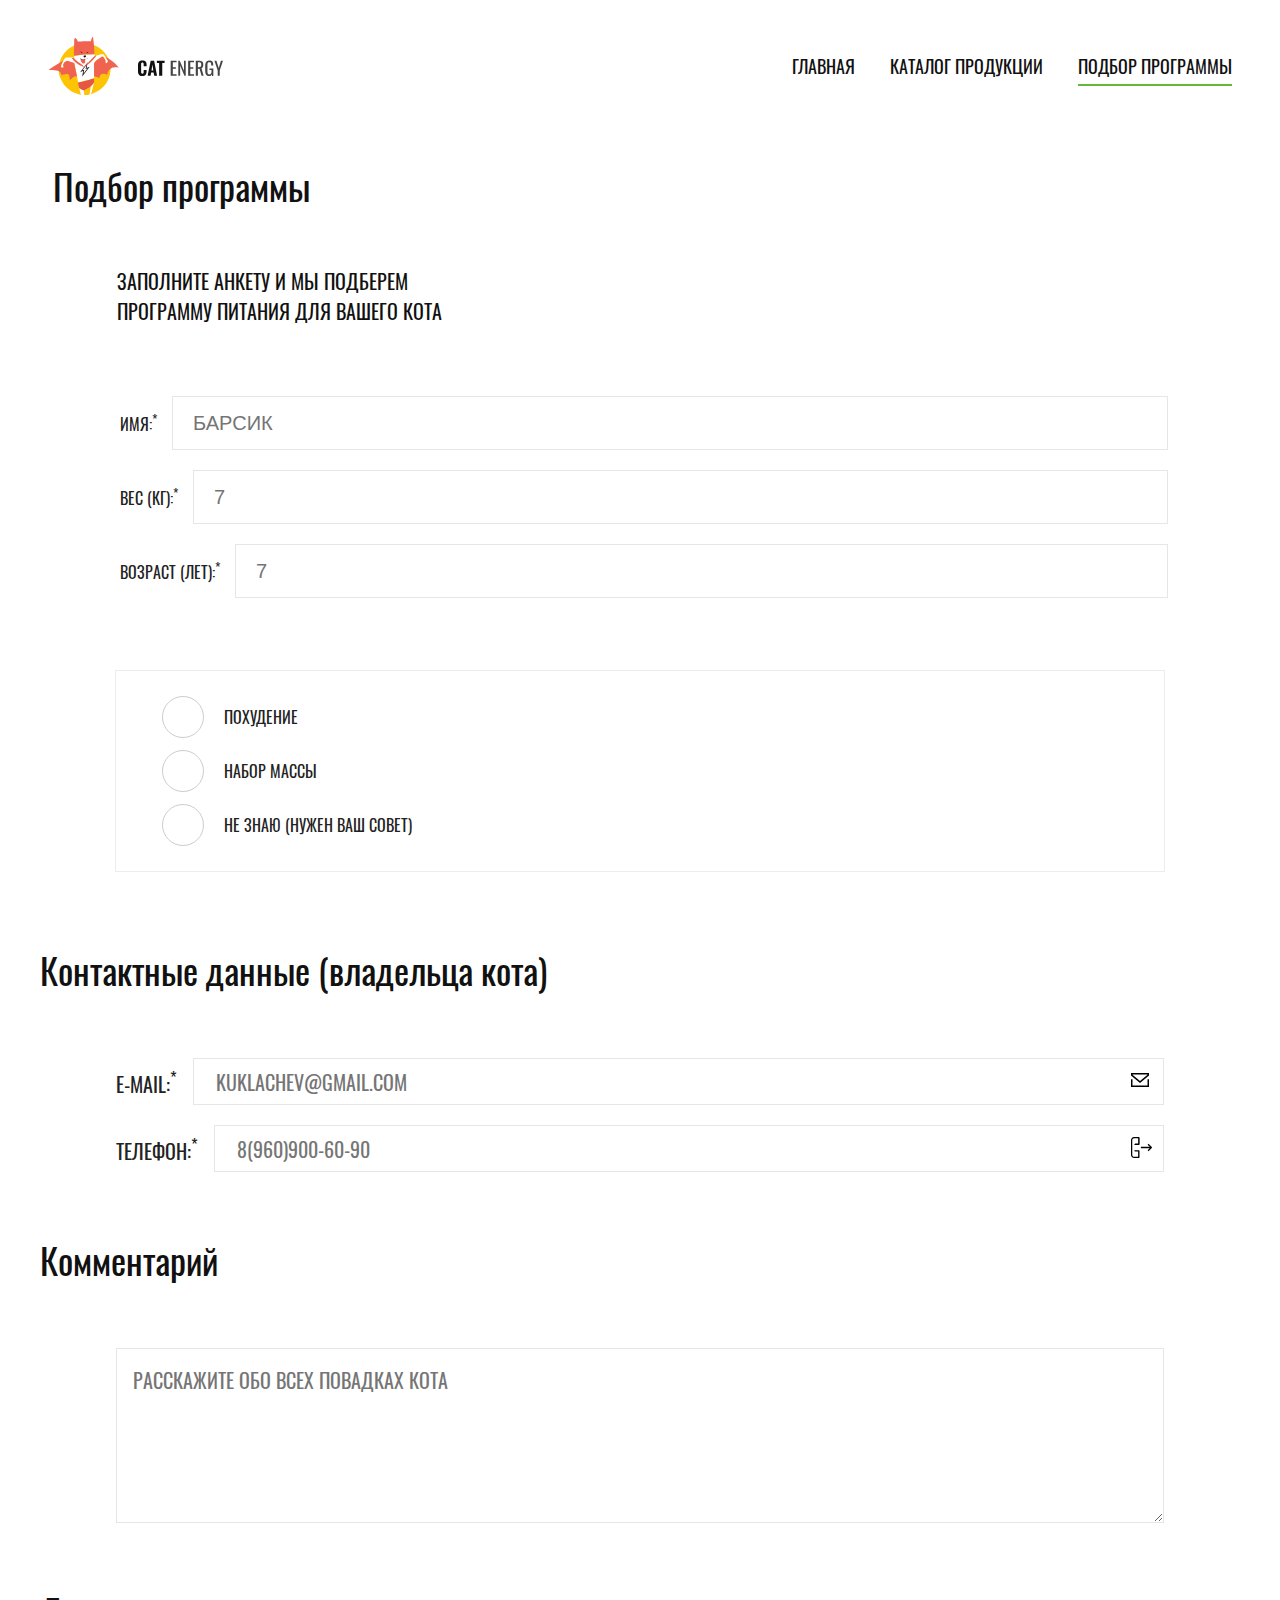
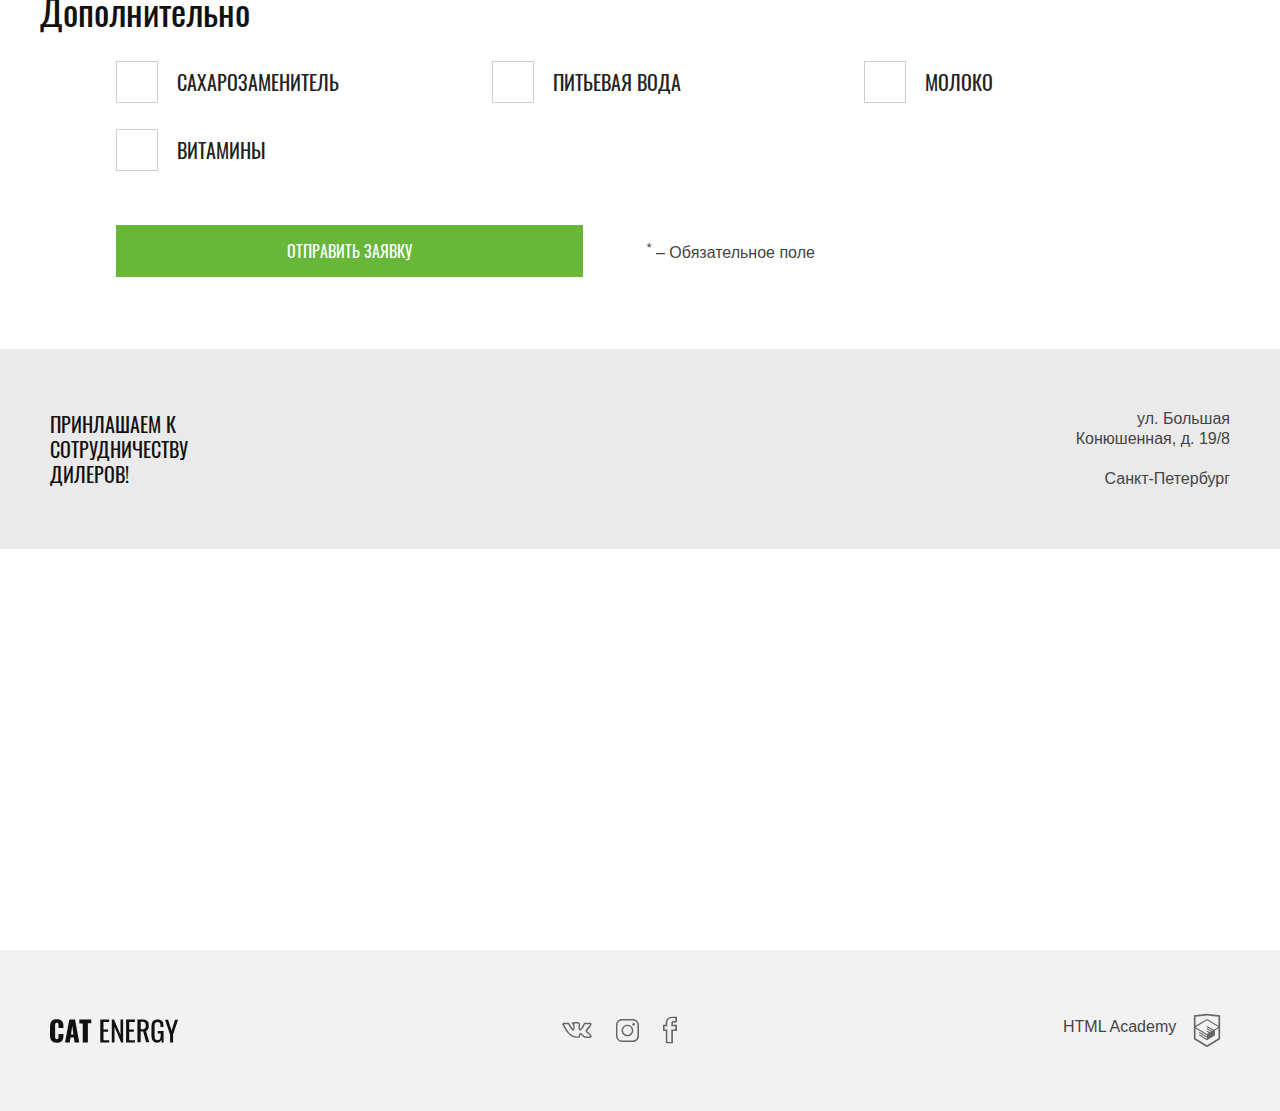
<file: form.html>
<!DOCTYPE html>
<html lang="ru">
  <head>
    <meta charset="utf-8">
    <meta name="viewport" content="width=device-width, initial-scale=1">
    <title>HTML Academy: Кэт энерджи</title>
    <link rel="stylesheet" href="css/style.css">
    <script>
      // Picture element HTML5 shiv
      document.createElement( "picture" );
    </script>
    <script src="js/picturefill.min.js" async=""></script>
  </head>
  <body>

    <header class="page-header">
      <div class="page-header__wrapper-main">
        <div class="page-header__wrapper">
          <a class="page-header__logo" href="index.html">
            <picture>
              <source media="(min-width: 1440px)" srcset="img/logo-desktop.svg">
              <source media="(min-width: 768px)" srcset="img/logo-tablet.svg">
              <img class="header__logo-image" src="img/logo-mobile.svg" alt="логотип сайта cat energy">
            </picture>
          </a>
          <button class="page-header__toggle menu-toggle menu-toggle--closed"></button>
        </div>
        <nav class="main-nav main-nav--closed main-nav--nojs">
            <ul class="main-nav__list site-list">
              <li class="site-list__item">
                <a class="site-list__item-a" href="index.html">Главная</a>
              </li>
              <li class="site-list__item">
                <a class="site-list__item-a" href="catalog.html">Каталог продукции</a>
              </li>
              <li class="site-list__item">
                <a class="site-list__item-a site-list__item-a--acive" href="#">Подбор программы</a>
              </li>
            </ul>
        </nav>
      </div>
    </header>

    <div class="greeting-page">
      <h2 class="page-title page-title--form">Подбор программы</h2>
      <p class="greeting-page__text">Заполните анкету и мы подберем программу питания для вашего кота</p>
    </div>

    <main class="profile">
      <section class="questionnaire">
        <h3 class="visually-hidden">Форма личных данных</h3>
        <div class="questionnaire__wrapper">
          <form class="page__form  personal-data" action="https://echo.htmlacademy.ru" method="post">
            <label class="personal-data__label">
              <span class="personal-data__span">имя:<sup>*</sup></span>
              <input class="personal-data__input" type="text" placeholder="Барсик" name="имя" required>
            </label>
            <label class="personal-data__label">
              <span class="personal-data__span">вес (кг):<sup>*</sup></span>
              <input class="personal-data__input" type="number" placeholder="7" name="вес (кг)" required>
            </label>
            <label class="personal-data__label">
              <span class="personal-data__span">возраст (лет):<sup>*</sup></span>
              <input class="personal-data__input" type="number" placeholder="7"  name="возраст (лет)" required>
            </label>
          </form>
        </div>
      </section>

      <section class="profile-checkboxes">
        <h3 class="visually-hidden">Выбор услуги</h3>
        <div class="profile-checkboxes__wrapper">
          <form class="page__form checkboxes" action="https://echo.htmlacademy.ru" method="post">
            <div class="checkboxes__list">
              <input class="checkboxes__input" type="checkbox">
              <span class="checkboxes__circle" tabindex="0">
                <span class="checkboxes__circle-in"></span>
              </span>
              <label class="checkboxes__label">похудение</label>
            </div>
            <div class="checkboxes__list">
              <input class="checkboxes__input" type="checkbox">
              <span class="checkboxes__circle" tabindex="0">
                <span class="checkboxes__circle-in"></span>
              </span>
              <label class="checkboxes__label">набор массы</span>
            </div>
            <div class="checkboxes__list">
              <input class="checkboxes__input" type="checkbox">
               <span class="checkboxes__circle" tabindex="0">
                <span class="checkboxes__circle-in"></span>
              </span><label class="checkboxes__label">не знаю (нужен ваш совет)</span>
            </div>
          </form>
        </div>
      </section>
    </main>

    <section class="сontact-details page-section">
      <span class="ren">
      <h3 class="сontact-details__title page-section__title">Контактные данные (владельца кота)</h3>
    </span>
      <div class="сontact-details__wrapper page-section__wrapper">
        <form class="сontact-details__form" action="https://echo.htmlacademy.ru" method="post">
          <label class="сontact-details__label сontact-details__label--mail">
            <span class="сontact-details__span">e-mail:<sup>*</sup></span>
            <input class="сontact-details__input" type="email" name="e-mail" placeholder="kuklachev@gmail.com" required>
          </label>
          <label class="сontact-details__label сontact-details__label--phone">
            <span class="сontact-details__span">телефон:<sup>*</sup></span>
            <input class="сontact-details__input" type="tel" name="телефон" placeholder="8(960)900-60-90" required>
          </label>
        </form>
      </form>
    </section>

    <section class="comment page-section">
      <h3 class="comment__title page-section__title">Комментарий</h3>
      <div class="comment__wrapper page-section__wrapper">
        <form class="comment__form" action="https://echo.htmlacademy.ru" method="post">
          <label class="comment__label">
            <textarea class="comment__textarea" name="comment" placeholder="Расскажите обо всех повадках кота"></textarea>
          </label>
        </form>
      </div>
    </section>

    <section class="additionally page-section">
      <h3 class="additionally__title page-section__title">Дополнительно</h3>
      <div class="additionally__wrapper page-section__wrapper">
        <form class="additionally__form" action="https://echo.htmlacademy.ru" method="post">
          <div class="wrapper-form-additionally">
            <label class="additionally__label">
              <input class="additionally__input" type="checkbox" name="Сахарозаменитель">
              <span class="check-mark" tabindex="0"></span>
              <span class="additionally__span">Сахарозаменитель</span>
            </label>
            <label class="additionally__label">
              <input class="additionally__input" type="checkbox" name="Питьевая вода">
              <span class="check-mark" tabindex="0"></span>
              <span class="additionally__span">Питьевая вода</span>
            </label>
            <label class="additionally__label">
              <input class="additionally__input" type="checkbox" name="Молоко">
              <span class="check-mark" tabindex="0"></span>
              <span class="additionally__span">Молоко</span>
            </label>
            <label class="additionally__label additionally__label--last-child">
              <input class="additionally__input" type="checkbox" name="витамины">
              <span class="check-mark" tabindex="0"></span>
              <span class="additionally__span">Витамины</span>
            </label>
          </div>
            <input class="feedback__button button" type="submit" value="ОТПРАВИТЬ ЗАЯВКУ">
          <span class="feedback__span"><sup>*</sup> &#8211; Обязательное поле</span>
        </form>
      </div>
    </section>

    <section class="map">
      <h3 class="visually-hidden">Предостовляемые услуги</h3>
      <div class="text">
        <div class="text__wrapper">
          <span class="text__invitation">Принлашаем к сотрудничеству дилеров!</span>
          <div class="address">
            <span class="address__title">ул. Большая Конюшенная, д. 19/8</span>
            <span class="address__title">Санкт-Петербург</span>
          </div>
        </div>
      </div>
      <div class="map__card">
        <iframe class="map__card-iframe" src="https://www.google.com/maps/embed?pb=!1m18!1m12!1m3!1d1998.6037872533216!2d30.320858716006118!3d59.93871648187625!2m3!1f0!2f0!3f0!3m2!1i1024!2i768!4f13.1!3m3!1m2!1s0x4696310fca145cc1%3A0x42b32648d8238007!2z0JHQvtC70YzRiNCw0Y8g0JrQvtC90Y7RiNC10L3QvdCw0Y8g0YPQuy4sIDE5LzgsINCh0LDQvdC60YIt0J_QtdGC0LXRgNCx0YPRgNCzLCDQoNC-0YHRgdC40Y8sIDE5MTE4Ng!5e0!3m2!1sru!2sby!4v1580029769837!5m2!1sru!2sby"
          style="border:0;" allowfullscreen="">
        </iframe>
      </div>
    </section>

    <footer class="page-footer">
      <ul class="page-footer__list">
        <li class="page-footer__item cat-energy">
          <a class="page-footer__title" href="#"></a>
        </li>
        <li class="page-footer__item social">
          <div class="social__wrapper">
            <a class="social__link social__link" href="#">
              <svg class="social__link-vk" version="1.1" id="Layer_1" xmlns="http://www.w3.org/2000/svg" xmlns:xlink="http://www.w3.org/1999/xlink" x="0px" y="0px" viewBox="0 0 22 12" style="enable-background:new 0 0 22 12;" xml:space="preserve">
                <path d="M17.6,12c-0.3,0-0.9-0.1-1.5-0.5c-0.5-0.3-0.9-0.7-1.3-1.2c-0.3-0.3-0.9-0.9-1.1-0.9c-0.2,0.1-0.4,0.7-0.3,1.2
                c0,0.1,0,0.6-0.3,0.9c-0.3,0.3-0.8,0.4-0.9,0.4h-1.4c-0.7,0-3.2-0.2-5.4-2.3C2.5,7.1,0.2,2.2,0.1,2C0,1.6-0.1,1.2,0.2,0.9
                s0.8-0.4,1-0.4h3.1c0.1,0,0.4,0.1,0.7,0.3C5.3,1,5.4,1.3,5.5,1.4c0.7,1.5,1.5,2.8,2.6,4C8.2,5,8.3,4,8.2,3.1c0-0.4-0.1-0.8-0.2-1
                C7.9,2,7.7,1.9,7.5,1.9L6.9,1.4c0-0.5,0.5-0.9,0.9-1.1C8.3,0.1,9.1,0,10.1,0h0.5c0.9,0,1.2,0.1,1.6,0.1c1.2,0.3,1.2,1.3,1.1,2.5v1.6
                c0,0.3,0,0.8,0.1,1c0.2-0.1,0.6-0.5,1.5-1.9c0.6-0.9,1-1.9,1.1-2.1c0.1-0.3,0.4-0.7,1.2-0.7h3.4c0.7,0,1.2,0.2,1.3,0.7
                c0.2,0.5,0.1,1.3-1.7,3.5c-0.3,0.3-0.5,0.6-0.7,0.9c-0.5,0.4-0.9,1-0.9,1.1s0.5,0.5,0.9,0.9c1.1,0.9,1.9,1.7,2.2,2.3
                c0.4,0.6,0.3,1,0.2,1.3c-0.3,0.7-1.2,0.7-1.4,0.8h-2.8C17.7,12,17.6,12,17.6,12z M13.7,8.3c0.7,0,1.2,0.6,1.8,1.2
                c0.4,0.4,0.7,0.8,1.1,1c0.5,0.3,1,0.3,1,0.3h2.9c0.1,0,0.3-0.1,0.4-0.1c0,0,0-0.1-0.1-0.1c-0.3-0.5-1-1.3-2-2.1
                c-0.9-0.7-1.3-1.1-1.4-1.7c0-0.6,0.4-1.1,1.2-2.1c0.2-0.2,0.4-0.5,0.7-0.8c1.1-1.4,1.4-2,1.5-2.3h-3.9c0,0.4-0.5,1.5-1.1,2.4
                c-1.4,2.1-2,2.4-2.5,2.4c-0.1,0-0.3,0-0.4-0.1c-0.7-0.4-0.7-1.4-0.7-2.1V3.9V2.6c0.1-1.3,0-1.3-0.3-1.4c-0.3-0.1-0.5-0.1-1.4-0.1H10
                c-0.5,0-1,0-1.4,0.1l0.2,0.2c0.4,0.5,0.4,1.5,0.4,1.7c0.1,1.3,0,2.9-0.7,3.3c-0.1,0-0.2,0.1-0.4,0.1C7.5,6.5,6.8,5.8,5.6,4
                C5,2.9,4.5,1.8,4.5,1.8s0-0.1-0.1-0.1S4.2,1.6,4.2,1.6H1.3H1.2c0.4,0.9,2.5,5,4.8,7.2c2,1.9,4.3,2,4.7,2h1.4c0,0,0.2,0,0.2-0.1v-0.1
                c0-0.2,0-2,1.2-2.3C13.5,8.3,13.7,8.3,13.7,8.3z"/>
                </svg>
            </a>
            <a  class="social__link social__link" href="https://www.facebook.com/htmlacademy">
              <svg class="social__link-inst" version="1.1" xmlns="http://www.w3.org/2000/svg" xmlns:xlink="http://www.w3.org/1999/xlink" x="0px" y="0px" viewBox="0 0 16.1 16" style="enable-background:new 0 0 16.1 16;" xml:space="preserve">
                <style type="text/css">
                </style>
                <path class="st0" d="M11.8,1C13.6,1,15,2.4,15,4.2v7.7c0,1.7-1.4,3.1-3.1,3.1H4.2C2.4,15,1,13.6,1,11.8V4.2C1,2.4,2.4,1,4.2,1H11.8 M11.8,0H4.2C1.9,0,0,1.9,0,4.2v7.7C0,14.1,1.9,16,4.2,16h7.7c2.3,0,4.2-1.9,4.2-4.2V4.2C16,1.9,14.1,0,11.8,0z"/>
                <path class="st0" d="M8,4.9c1.7,0,3.1,1.4,3.1,3.1S9.7,11.1,8,11.1S4.9,9.7,4.9,8S6.3,4.9,8,4.9 M8,3.9C5.7,3.9,3.9,5.7,3.9,8 s1.8,4.1,4.1,4.1s4.1-1.8,4.1-4.1S10.3,3.9,8,3.9z"/>
                <circle class="st0" cx="12.3" cy="3.7" r="0.9"/>
                </svg>
            </a>
            <a class="social__link social__link" href="https://www.instagram.com/htmlacademy">
              <svg class="social__link-fb" version="1.1" xmlns="http://www.w3.org/2000/svg" xmlns:xlink="http://www.w3.org/1999/xlink" x="0px" y="0px" viewBox="0 0 10 19" style="enable-background:new 0 0 10 19;" xml:space="preserve">
                <path d="M7.1,19H2v-8.8H0V5.8h1.9C1.8,3.8,2.1,2.4,3,1.4C3.8,0.5,5,0.1,6.5,0H10v4.2H7.2C7.1,4.4,7,5,7,5.8h3v4.4H7.1V19z M3.1,18 h2.8V9.1h2.9V6.8H5.9V6.3c0-1.4,0-2.6,0.7-3.1l0.1-0.1h2.1V1H6.5c-1.2,0.1-2,0.4-2.6,1c-0.8,0.8-1,2.3-0.8,4.2l0.1,0.6H1.1v2.3h2V18z"/>
                </svg>
            </a>
          </div>
        </li>
        <li class="page-footer__item copyright">
          <a class="copyright__text" href="https://htmlacademy.ru/intensive/adaptive">HTML Academy</a>
          <a class="copyright__logo" href="https://htmlacademy.ru/intensive/adaptive">
            <svg class="copyright__logo-htmlacademy" xmlns="http://www.w3.org/2000/svg" viewBox="0 0 60 60" width="40" height="45">
              <path fill="#2E368F" d="M30.2 5h-.2l-19.7 2.1v36.2l19.7 11.7 19.7-11.7v-36.2l-19.5-2.1zm17 36.8l-17.2 10.2-17.2-10.2v-14.8l17.1 10.2v1.8l-11.7-7v1.8l11.8 7.1v1.9l-11.8-7v1.8l11.8 7 11.9-7.1v-7.6l5.3-3.2v15.1zm-.1-17l-4.7 2.8-2.2 1.3-10.3-6.1v1.8l8.8 5.3h-.1l-.2.1-1.3.7-7.3-4.3v1.8l5.8 3.4-1.4.9-4.3-2.6v1.8l2.9 1.7-2.9 1.7-17-10.1 17-10.2 17.2 10zm.1-1.8l-17.3-10.2-17.1 10.2v-13.6l17.2-1.8 17.2 1.8v13.6z"/>
            </svg>
          </a>
        </li>
      </ul>
    </footer>

    <script src="js/index.js"></script>

  </body>
</html>
</file>
<file: css/style.css>
@font-face {
  font-weight: normal;
  font-family: "Oswald";
  font-style: normal;
  src: url("../fonts/oswaldregular.woff2") format("woff2"), url("../fonts/oswaldregular.woff") format("woff");
}
@font-face {
  font-weight: 500;
  font-family: "Oswald";
  font-style: normal;
  src: url("../fonts/oswaldmedium.woff2") format("woff2"), url("../fonts/oswaldmedium.woff") format("woff");
}
body {
  min-width: 320px;
  padding: 0;
  margin: 0;
  font-family: "Oswald", "Arial", sans-serif;
  font-size: 14px;
  line-height: 1;
  color: #111111;
  text-align: left;
}
h1,
h2,
h3,
h4,
h5,
ul,
li,
p,
img,
input {
  margin: 0;
  padding: 0;
  font-weight: normal;
}
li {
  list-style-type: none;
}
a {
  text-decoration: none;
  color: #111111;
  cursor: pointer;
}
img {
  width: 100%;
  height: auto;
}
b {
  font-weight: normal;
}
.visually-hidden:not(:focus):not(:active) {
  position: absolute;
  width: 1px;
  height: 1px;
  margin: -1px;
  border: 0;
  padding: 0;
  white-space: nowrap;
  -webkit-clip-path: inset(100%);
          clip-path: inset(100%);
  clip: rect(0 0 0 0);
  overflow: hidden;
}
.button {
  font-family: "Oswald", "Arial", sans-serif;
  display: block;
  -webkit-box-sizing: border-box;
          box-sizing: border-box;
  color: #ffffff;
  text-align: center;
  text-transform: uppercase;
  background-color: #68b738;
  border: none;
  font-size: 16px;
  cursor: pointer;
}
button {
  border: none;
}
.clearfix::after {
  content: "";
  display: table;
  clear: both;
}
input[type='text']:hover,
input[type='number']:hover,
input[type='email']:hover,
input[type='tel']:hover,
textarea:hover {
  border: 1px solid #cdcdcd;
}
.page-wrapper {
  position: relative;
  margin-bottom: 22px;
}
.page-header__wrapper-main {
  border-bottom: 1px solid #eaeaea;
}
.page-header__wrapper {
  position: relative;
  display: -webkit-box;
  display: -ms-flexbox;
  display: flex;
  -webkit-box-pack: justify;
      -ms-flex-pack: justify;
          justify-content: space-between;
  -webkit-box-align: center;
      -ms-flex-align: center;
          align-items: center;
  width: 87.5%;
  padding: 11px 0 15px;
  margin: 0 auto;
}
.page-header__logo {
  display: block;
  width: 191px;
  height: 39px;
}
.page-header__logo:hover {
  opacity: 0.8;
}
.page-header__logo:active {
  opacity: 0.5;
}
.page-header__logo-image {
  display: block;
  width: 191px;
  height: 39px;
}
.menu-toggle {
  width: 26px;
  height: 26px;
  background-color: transparent;
}
.menu-toggle--closed {
  width: 25px;
  height: 19px;
  padding: 5px;
  background: url("../img/icon-mobile-menu.svg");
  background-size: 25px 19px;
  border: none;
}
.menu-toggle--opened::before,
.menu-toggle--opened::after {
  content: "";
  position: absolute;
  top: 30px;
  right: 0;
  width: 27px;
  height: 2px;
  background-color: #111111;
}
.menu-toggle--opened::before {
  -webkit-transform: rotate(45deg);
          transform: rotate(45deg);
}
.menu-toggle--opened::after {
  -webkit-transform: rotate(-45deg);
          transform: rotate(-45deg);
}
.menu-toggle--opened:active::before,
.menu-toggle--opened:active::after {
  background-color: rgba(255, 255, 255, 0.9);
}
.site-list__item {
  -webkit-box-sizing: border-box;
          box-sizing: border-box;
  padding: 24px 0;
  max-height: 68px;
  font-size: 20px;
  text-transform: uppercase;
  font-weight: 500;
  color: #111111;
  text-align: center;
  border-bottom: 1px solid #eaeaea;
}
.site-list__item:first-child {
  border-top: 1px solid #eaeaea;
}
.site-list__item:last-child {
  border-bottom: none;
}
.site-list__item:hover > .site-list__item-a {
  color: #969696;
}
.site-list__item:active > .site-list__item-a {
  color: #b7b7b7;
}
.main-nav--closed {
  display: none;
}
.main-nav--nojs,
.main-nav--opened {
  display: block;
  width: 100%;
}
@media (min-width: 768px) {
  .page-wrapper {
    margin-bottom: 0;
  }
  .page-header {
    padding-top: 13px;
    margin-bottom: 46px;
    border-bottom: none;
  }
  .page-header__wrapper-main {
    position: relative;
    display: -webkit-box;
    display: -ms-flexbox;
    display: flex;
    -webkit-box-pack: justify;
        -ms-flex-pack: justify;
            justify-content: space-between;
    -webkit-box-align: center;
        -ms-flex-align: center;
            align-items: center;
    padding: 11px 0 15px;
    margin: 0 auto;
    margin-top: 13px;
    width: 92.5%;
    border: none;
  }
  .page-header__wrapper {
    margin: 0;
    padding: 0;
    width: auto;
  }
  .page-header__logo {
    width: 175px;
    height: 58px;
  }
  .page-header__logo-image {
    width: 175px;
    height: 58px;
  }
  .page-header__toggle {
    display: none;
  }
  .main-nav {
    display: block;
    width: 440px;
  }
  .site-list {
    display: -webkit-box;
    display: -ms-flexbox;
    display: flex;
    -webkit-box-pack: justify;
        -ms-flex-pack: justify;
            justify-content: space-between;
  }
  .site-list__item {
    padding: 12px 0;
    font-size: 18px;
    text-transform: uppercase;
    font-weight: normal;
    border: none;
  }
  .site-list__item:first-child {
    border: none;
  }
  .site-list__item:hover > .site-list__item-a {
    color: #707070;
  }
  .site-list__item:active > .site-list__item-a {
    color: #b7b7b7;
  }
  .site-list__item-a {
    padding-bottom: 5px;
  }
  .site-list__item-a--acive-ind,
  .site-list__item-a--acive {
    border-bottom: 2px solid #68b738;
  }
}
@media (min-width: 1440px) {
  .page-wrapper {
    width: 1440px;
    margin: 0 auto;
    margin-bottom: 80px;
    background: url("../img/webp/index-background-desktop@1x.webp") 100% 50% no-repeat;
    min-height: 696px;
    background-size: 720px 696px;
  }
  .page-header {
    padding-top: 42px;
    margin-bottom: 14px;
  }
  .page-header__wrapper-main {
    width: 1220px;
  }
  .page-header__logo {
    width: 203px;
    height: 60px;
  }
  .page-header__logo-image {
    width: 203px;
    height: 60px;
  }
  .main-nav {
    width: 480px;
  }
  .site-list__item {
    font-size: 20px;
    font-weight: normal;
    border-bottom: none;
  }
  .site-list__item:hover > .site-list__item-a--color {
    color: #c1ddb1;
  }
  .site-list__item:active > .site-list__item-a--color {
    color: #94c377;
  }
  .site-list__item-a {
    color: #111111;
  }
  .site-list__item-a--color {
    color: #ffffff;
  }
  .site-list__item-a--acive-ind {
    border-bottom: 2px solid #ffffff;
  }
}
@media (min-width: 1440px) and (-webkit-min-device-pixel-ratio: 1.5), (min-width: 1440px) and (min-resolution: 144dpi), (min-width: 1440px) and (min-resolution: 1.5dppx) {
  .page-wrapper {
    background: url("../img/webp/index-background-desktop@2x.webp") 100% 50% no-repeat;
    background-size: 720px 696px;
  }
}
.greeting-site__wrapper-bg {
  background-color: #65a83c;
  min-height: 305px;
  margin-bottom: 135px;
}
.greeting-site__wrapper {
  position: relative;
  -webkit-box-sizing: border-box;
          box-sizing: border-box;
  padding-top: 25px;
  width: 320px;
  height: 305px;
  margin: 0 auto;
  background: url("../img/webp/index-background-mobile@1x.webp") no-repeat;
  background-size: 320px 305px;
}
@media (-webkit-min-device-pixel-ratio: 1.5), (min-resolution: 144dpi), (min-resolution: 1.5dppx) {
  .greeting-site__wrapper {
    background: url("../img/webp/index-background-mobile@2x.webp") no-repeat;
    background-size: 320px 305px;
  }
}
.greeting-site__title {
  margin-bottom: 25px;
  font-size: 36px;
  color: #ffffff;
  text-align: center;
  font-weight: 400;
}
.greeting-site__instruction {
  margin-bottom: 29px;
  color: #ffffff;
  text-align: center;
  text-transform: uppercase;
}
.greeting-site__image {
  position: absolute;
  bottom: -135px;
  left: 20px;
  width: 280px;
  height: 270px;
}
.greeting-site__button {
  margin: 0 auto;
  width: 87.5%;
  height: 40px;
  padding: 14px 0 11px;
}
.greeting-site__button:hover {
  background: #5eaa2f;
}
.greeting-site__button:active {
  color: #8fc46e;
}
@media (min-width: 768px) {
  .greeting-site {
    position: relative;
    padding: 0;
  }
  .greeting-site__wrapper-bg {
    background-color: transparent;
    height: auto;
    margin-bottom: 0;
  }
  .greeting-site__wrapper {
    position: static;
    width: 709px;
    min-height: 810px;
    margin: 0 30px;
    padding: 0;
    background: none;
  }
  .greeting-site__title {
    width: 415px;
    padding-left: 90px;
    margin-bottom: 33px;
    color: #111111;
    font-size: 60px;
    text-align: left;
  }
  .greeting-site__instruction {
    width: 300px;
    padding-left: 90px;
    color: #111111;
    font-size: 20px;
    text-align: left;
  }
  .greeting-site__image {
    bottom: 0;
    left: 30px;
    width: 709px;
    height: 609px;
  }
  .greeting-site__button {
    position: absolute;
    top: 230px;
    left: 120px;
    width: 245px;
    height: 52px;
    padding: 17px 0 15px;
  }
}
@media (min-width: 1440px) {
  .greeting-site__wrapper {
    width: 925px;
    min-height: 500px;
    margin-left: 190px;
    padding-top: 84px;
  }
  .greeting-site__title {
    padding-left: 0;
  }
  .greeting-site__instruction {
    padding-left: 0;
  }
  .greeting-site__image {
    bottom: 6px;
    left: 562px;
    width: 552px;
    height: 500px;
  }
  .greeting-site__button {
    top: 320px;
    left: 190px;
    width: 245px;
    height: 52px;
    padding: 17px 0 15px;
  }
}
.services {
  width: 87.5%;
  margin: 0 auto;
  margin-bottom: 30px;
}
.services__item {
  margin-bottom: 20px;
  padding: 24px 20px 22px;
  background-color: #f2f2f2;
}
.services__item:last-child {
  margin-bottom: 0;
}
.service__image {
  position: relative;
  float: left;
  width: 50px;
  height: 50px;
  background-color: #68b738;
  border-radius: 50%;
  margin-right: 20px;
}
.service__image-slimming {
  position: absolute;
  top: -2px;
  left: 8px;
  display: block;
  width: 35px;
  height: 49px;
  background: url("../img/icon-cat-slim.svg") no-repeat;
}
.service__image-mass-gain {
  position: absolute;
  bottom: 12px;
  left: -8px;
  display: block;
  width: 67px;
  height: 28px;
  background: url("../img/icon-cat-pro.svg") no-repeat;
}
.service__title {
  padding-top: 6px;
  margin-bottom: 30px;
  font-size: 24px;
  line-height: 1.54;
  text-transform: uppercase;
  font-weight: normal;
}
.service__intro {
  padding-bottom: 23px;
  margin-bottom: 20px;
  line-height: 1.29;
  color: #444444;
  font-family: "Arial", "Oswald", serif;
  border-bottom: 1px solid #666666;
}
.service__link {
  font-size: 16px;
  text-transform: uppercase;
}
.arrow {
  display: inline-block;
  width: 25px;
  height: 12px;
  margin-left: 14px;
  background: url("../img/icon-right-arrow-long.svg") no-repeat;
  background-size: 25px 12px;
}
@media (min-width: 768px) {
  .services {
    width: 92.19%;
    margin-bottom: 49px;
  }
  .services__item {
    padding: 80px 60px 60px 52px;
    margin-bottom: 30px;
  }
  .service__image {
    float: right;
    width: 200px;
    height: 200px;
    margin-right: 0;
    margin-left: 50px;
  }
  .service__image-slimming {
    top: -10px;
    left: 35px;
    width: 141px;
    height: 194px;
  }
  .service__image-mass-gain {
    bottom: 45px;
    left: -35px;
    width: 268px;
    height: 113px;
  }
  .service__title {
    padding: 0;
    font-size: 36px;
    line-height: 1.03;
  }
  .service__intro {
    padding: 0;
    font-size: 16px;
    line-height: 1.5;
    margin-bottom: 61px;
    border-bottom: none;
  }
  .service__link {
    font-size: 20px;
  }
}
@media (min-width: 1440px) {
  .services {
    width: 1220px;
    margin: 0 auto;
    margin-bottom: 77px;
  }
  .services__list {
    display: -webkit-box;
    display: -ms-flexbox;
    display: flex;
    -webkit-box-pack: justify;
        -ms-flex-pack: justify;
            justify-content: space-between;
  }
  .services__item {
    -webkit-box-sizing: border-box;
            box-sizing: border-box;
    width: 570px;
    padding: 40px 56px 62px 52px;
    margin-bottom: 0;
    margin-right: 80px;
  }
  .services__item:last-child {
    margin-right: 0;
  }
  .service__image {
    float: left;
    width: 100px;
    height: 100px;
    margin-right: 64px;
    margin-left: 0;
  }
  .service__image-slimming {
    top: -5px;
    left: 15px;
    width: 71px;
    height: 97px;
  }
  .service__image-mass-gain {
    bottom: 20px;
    left: -15px;
    width: 134px;
    height: 57px;
  }
  .service__title {
    padding-top: 30px;
    margin-bottom: 45px;
  }
  .service__intro {
    margin-bottom: 36px;
    border-bottom: none;
  }
}
.explanations {
  width: 87.5%;
  padding-bottom: 42px;
  margin: 0 auto;
}
.explanations__title {
  margin-right: 5.88%;
  margin-bottom: 35px;
  font-size: 36px;
}
.explanations__item {
  display: -webkit-box;
  display: -ms-flexbox;
  display: flex;
  -webkit-box-align: center;
      -ms-flex-align: center;
          align-items: center;
  margin-bottom: 20px;
}
.explanations__item:last-child {
  margin-bottom: 0;
}
.explanation__image {
  width: 60px;
  height: 60px;
  margin-right: 20px;
  background-color: #68b738;
}
.explanation__intro {
  width: 100%;
  line-height: 1.29;
  color: #444444;
  font-family: "Arial", "Oswald", serif;
}
@media (min-width: 768px) {
  .explanations {
    width: 92.19%;
    padding-bottom: 55px;
    border-bottom: 1px solid #eaeaea;
    margin: 0 auto 50px;
  }
  .explanations__title {
    margin-right: 0;
    margin-bottom: 63px;
    font-size: 60px;
  }
  .explanations__list {
    width: 87.5%;
    display: -webkit-box;
    display: -ms-flexbox;
    display: flex;
    -webkit-box-pack: justify;
        -ms-flex-pack: justify;
            justify-content: space-between;
    -ms-flex-wrap: wrap;
        flex-wrap: wrap;
  }
  .explanations__item {
    position: relative;
    -webkit-box-orient: vertical;
    -webkit-box-direction: normal;
        -ms-flex-direction: column;
            flex-direction: column;
    -webkit-box-align: start;
        -ms-flex-align: start;
            align-items: flex-start;
    width: 245px;
    min-height: 228px;
    margin-bottom: 89px;
  }
  .explanations__item:last-child {
    margin-bottom: 0;
  }
  .explanations__item:nth-last-of-type(2) {
    margin-bottom: 0;
  }
  .explanations__item:nth-child(odd) {
    margin-right: 20%;
  }
  .explanations__item::before {
    position: absolute;
    content: "1";
    top: -38px;
    left: 115px;
    font-family: "Oswald", "Arial", sans-serif;
    font-size: 281px;
    color: #f2f2f2;
  }
  .explanations__item:nth-child(1)::before {
    content: "1";
  }
  .explanations__item:nth-child(2)::before {
    content: "2";
  }
  .explanations__item:nth-child(3)::before {
    content: "3";
  }
  .explanations__item:nth-child(4)::before {
    content: "4";
  }
  .explanation__image {
    width: 80px;
    height: 80px;
    margin-right: 0;
    margin-bottom: 37px;
  }
  .explanation__intro {
    font-size: 16px;
    line-height: 1.5;
    z-index: 2;
  }
}
@media (min-width: 870px) {
  .explanations__list {
    width: 76%;
    margin: 0 auto;
    display: -webkit-box;
    display: -ms-flexbox;
    display: flex;
    -ms-flex-pack: distribute;
        justify-content: space-around;
    -ms-flex-wrap: wrap;
        flex-wrap: wrap;
  }
}
@media (min-width: 1440px) {
  .explanations {
    width: 1220px;
    padding-bottom: 0;
    border-bottom: none;
    margin: 0 auto;
    margin-bottom: 90px;
  }
  .explanations__list {
    width: 100%;
    -webkit-box-pack: justify;
        -ms-flex-pack: justify;
            justify-content: space-between;
  }
  .explanations__item {
    width: 245px;
    margin: 0;
  }
  .explanations__item:nth-child(odd) {
    margin: 0;
  }
}
.example {
  padding: 33px 0 38px;
  background: #f2f2f2;
}
.example__wrapper {
  width: 87.5%;
  margin: 0 auto;
}
.example__title {
  margin-left: 5.88%;
  margin-bottom: 33px;
  font-size: 36px;
}
.example__text {
  margin-bottom: 27px;
  font-family: "Arial", "Oswald", serif;
  line-height: 1.29;
  color: #444444;
}
.wrapper-flex {
  display: -webkit-box;
  display: -ms-flexbox;
  display: flex;
  -webkit-box-pack: justify;
      -ms-flex-pack: justify;
          justify-content: space-between;
  margin-bottom: 35px;
}
.example__item {
  position: relative;
  display: -webkit-box;
  display: -ms-flexbox;
  display: flex;
  -webkit-box-sizing: border-box;
          box-sizing: border-box;
  width: 44.28%;
  height: 56px;
  margin-right: 14px;
  border: 1px solid #cdcdcd;
  border-radius: 3px;
}
.example__item:last-child {
  margin-right: 0;
}
.index__item {
  display: block;
  margin: auto;
  font-size: 24px;
  text-transform: uppercase;
  text-align: center;
}
.index__desc {
  display: block;
  position: absolute;
  top: 84%;
  left: 20.5%;
  width: 43.55%;
  height: 21px;
  padding: 0 12.9%;
  padding-top: 3px;
  font-family: "Arial", "Oswald", serif;
  font-size: 12px;
  text-align: center;
  color: #444444;
  background-color: #f2f2f2;
}
.index__desc:last-child {
  left: 15%;
}
.example__expenses {
  margin-bottom: 44px;
  line-height: 1.43;
  text-align: center;
  text-transform: uppercase;
}
.example__change {
  margin: 0 auto;
  width: 320px;
}
.change__picture {
  overflow: hidden;
  margin-bottom: 35px;
}
.change__picture--wrapper {
  display: -webkit-box;
  display: -ms-flexbox;
  display: flex;
  width: 1400px;
  -webkit-transition-duration: 0.2s;
          transition-duration: 0.2s;
}
.example__image {
  display: block;
  width: 311px;
  height: 232px;
}
.example__control {
  position: relative;
  display: -webkit-box;
  display: -ms-flexbox;
  display: flex;
  -webkit-box-pack: justify;
      -ms-flex-pack: justify;
          justify-content: space-between;
  width: 190px;
  margin: 0 auto;
}
.control__item {
  display: block;
  max-height: 24px;
  -webkit-box-sizing: border-box;
          box-sizing: border-box;
  padding-bottom: 4px;
  font-size: 16px;
  line-height: 1.25;
  text-transform: uppercase;
  border-bottom: 1px dotted #989898;
}
.control__item:hover {
  cursor: pointer;
  border-bottom: 1px solid #989898;
}
.control__item:active {
  border-bottom: none;
}
.control__changing-real {
  -webkit-appearance: none;
     -moz-appearance: none;
          appearance: none;
  -webkit-box-sizing: border-box;
          box-sizing: border-box;
  padding: 3px;
  width: 84px;
  height: 14px;
  border-radius: 6px;
  border: solid 1px #cdcdcd;
  margin-top: 4px;
  overflow: hidden;
}
.control__changing-real::-webkit-slider-thumb {
  position: relative;
  left: 6px;
  -webkit-appearance: none;
          appearance: none;
  width: 16px;
  height: 20px;
  border-radius: 60%;
  background: #68b738;
  -webkit-box-shadow: -13px 0 #68b738, -26px 0 #68b738, -39px 0 #68b738, -52px 0 #68b738, -65px 0 #68b738, -78px 0 #68b738, -91px 0 #68b738, -104px 0 #68b738, -117px 0 #68b738, -130px 0 #68b738, -143px 0 #68b738, -156px 0 #68b738, -169px 0 #68b738, -182px 0 #68b738, -195px 0 #68b738, -208px 0 #68b738, -221px 0 #68b738, -234px 0 #68b738, -247px 0 #68b738, -260px 0 #68b738;
          box-shadow: -13px 0 #68b738, -26px 0 #68b738, -39px 0 #68b738, -52px 0 #68b738, -65px 0 #68b738, -78px 0 #68b738, -91px 0 #68b738, -104px 0 #68b738, -117px 0 #68b738, -130px 0 #68b738, -143px 0 #68b738, -156px 0 #68b738, -169px 0 #68b738, -182px 0 #68b738, -195px 0 #68b738, -208px 0 #68b738, -221px 0 #68b738, -234px 0 #68b738, -247px 0 #68b738, -260px 0 #68b738;
}
.control__changing-slider {
  display: none;
}
.control__changing {
  display: none;
}
@media (min-width: 768px) {
  .example {
    padding: 0;
    padding-bottom: 0;
    background: transparent;
  }
  .example__wrapper {
    position: relative;
    width: 92.19%;
    margin-bottom: 255px;
  }
  .example__title {
    margin-left: 3.9%;
    margin-bottom: 60px;
    font-size: 60px;
  }
  .example__text {
    margin-bottom: 55px;
    font-size: 16px;
    font-family: "Arial", "Oswald", serif;
    line-height: 1.5;
    color: #444444;
  }
  .example__wrapper-data {
    display: -webkit-box;
    display: -ms-flexbox;
    display: flex;
    -webkit-box-pack: justify;
        -ms-flex-pack: justify;
            justify-content: space-between;
    -webkit-box-align: center;
        -ms-flex-align: center;
            align-items: center;
  }
  .wrapper-flex {
    width: 368px;
    margin-bottom: 0;
  }
  .example__item {
    display: block;
    width: 162px;
    height: 72px;
    padding: 22px 58px 24px;
    margin-right: 42px;
  }
  .example__item:last-child {
    padding: 22px 31px 18px;
  }
  .index__item {
    display: block;
    margin: 0;
    font-size: 24px;
    text-transform: uppercase;
    text-align: center;
  }
  .index__desc {
    background-color: #ffffff;
  }
  .example__expenses {
    margin-bottom: 0;
    font-size: 20px;
    line-height: 1;
    text-align: right;
  }
  .expenses__text,
  .expenses__number {
    display: block;
  }
  .expenses__text {
    margin-bottom: 11px;
  }
  .example__change {
    position: relative;
    margin: 0;
    width: auto;
    min-height: 462px;
    background: #f2f2f2;
  }
  .example__change::before {
    content: "";
    position: absolute;
    top: 0;
    right: 0;
    height: 462px;
    width: 50%;
    background: #eaeaea;
  }
  .change__picture {
    position: absolute;
    width: 677px;
    height: 499px;
    top: -151px;
    left: 6%;
    right: 6%;
    margin: 0 auto;
  }
  .change__picture--wrapper {
    position: static;
  }
  .example__image {
    width: 677px;
    height: 499px;
  }
  .example__control {
    position: absolute;
    bottom: 70px;
    left: 4px;
    right: 0;
    width: 570px;
    margin-left: auto;
    margin-right: auto;
  }
  .control__item {
    max-height: 30px;
    font-size: 20px;
    line-height: 1.25;
    text-transform: uppercase;
  }
  .control__changing-slider {
    display: block;
    content: "";
    position: absolute;
    top: 10px;
    right: 283px;
    width: 8px;
    height: 8px;
    border-radius: 50%;
    background-color: #68b738;
  }
  .control__changing-slider--after {
    right: 89px;
  }
  .control__changing-slider--before {
    right: 477px;
  }
  .control__changing-real {
    -webkit-appearance: none;
       -moz-appearance: none;
            appearance: none;
    -webkit-box-sizing: border-box;
            box-sizing: border-box;
    padding: 3px;
    width: 428px;
    height: 6px;
    border-radius: 2.5px;
    border: none;
    overflow: visible;
    background: #dcdcdc;
    margin-top: 11px;
  }
  .control__changing-real::-webkit-slider-thumb {
    position: relative;
    left: 0;
    width: 34px;
    height: 34px;
    border: solid 1px #cdcdcd;
    background-color: #ffffff;
    border-radius: 50%;
    -webkit-box-shadow: 0 2px 5px 0 rgba(0, 0, 0, 0.15);
            box-shadow: 0 2px 5px 0 rgba(0, 0, 0, 0.15);
  }
  .control__changing-real::-webkit-slider-thumb::before {
    content: "";
    position: absolute;
    top: 13px;
    right: 13px;
    width: 8px;
    height: 8px;
    border-radius: 50%;
    background-color: #68b738;
  }
}
@media (min-width: 1440px) {
  .example {
    position: relative;
    width: 1440px;
    margin: 0 auto;
    padding-bottom: 0;
  }
  .example__wrapper-main {
    display: -webkit-box;
    display: -ms-flexbox;
    display: flex;
    background: #f2f2f2;
  }
  .example__wrapper {
    width: 430px;
    margin-bottom: 0;
    margin-left: 110px;
  }
  .example__title {
    margin-left: 110px;
    margin-bottom: 65px;
    font-size: 60px;
  }
  .example__text {
    margin-top: 76px;
    margin-bottom: 70px;
  }
  .example__wrapper-data {
    display: block;
  }
  .wrapper-flex {
    width: 368px;
    margin-bottom: 62px;
  }
  .index__desc {
    background-color: #f2f2f2;
  }
  .example__expenses {
    width: 334px;
    text-align: left;
  }
  .expenses__text,
  .expenses__number {
    display: inline;
  }
  .expenses__text {
    margin-right: 64px;
  }
  .example__change {
    width: 27.4%;
    background: #eaeaea;
  }
  .change__picture {
    left: -94%;
  }
  .example__control {
    position: absolute;
    height: 30px;
    top: 370px;
    left: -391px;
  }
  .control__changing-real {
    margin-top: 14px;
  }
  .control__changing-slider {
    top: 13px;
  }
}
.text {
  padding: 30px 0 25px;
  background-color: #eaeaea;
}
.text__wrapper {
  display: -webkit-box;
  display: -ms-flexbox;
  display: flex;
  -webkit-box-pack: justify;
      -ms-flex-pack: justify;
          justify-content: space-between;
  -webkit-box-align: center;
      -ms-flex-align: center;
          align-items: center;
  width: 87.5%;
  margin: 0 auto;
}
.text__invitation {
  width: 125px;
  margin-right: 20px;
  font-size: 16px;
  line-height: 1.25;
  text-transform: uppercase;
}
.address {
  width: 135px;
}
.address__title {
  display: block;
  font-family: "Arial", "Oswald", serif;
  line-height: 1.43;
  color: #444444;
}
.map__card-iframe {
  width: 100%;
  height: 400px;
}
@media (min-width: 768px) {
  .text {
    padding: 60px 0 60px;
  }
  .text__wrapper {
    width: 92.19%;
  }
  .text__invitation {
    width: 155px;
    font-size: 20px;
  }
  .address {
    width: 155px;
  }
  .address__title {
    text-align: right;
    font-size: 16px;
    line-height: 1.25;
  }
  .address__title:first-child {
    margin-bottom: 20px;
  }
}
@media (min-width: 1440px) {
  .map {
    position: relative;
    width: 1440px;
    margin: 0 auto;
  }
  .text {
    position: absolute;
    top: 95px;
    left: 110px;
    width: 570px;
  }
  .text__wrapper {
    width: 414px;
  }
  .address__title {
    text-align: left;
  }
}
.page-footer {
  background-color: #f2f2f2;
}
.page-footer__list {
  width: 87.5%;
  margin: 0 auto;
}
.page-footer__item {
  border-bottom: 1px solid #dadada;
}
.cat-energy {
  padding: 39px 0 31px;
}
.page-footer__title {
  display: block;
  width: 128px;
  height: 24px;
  margin: 0 auto;
  background: url("../img/logo-footer.svg") no-repeat;
  background-size: 128px 24px;
}
.social__wrapper {
  display: -webkit-box;
  display: -ms-flexbox;
  display: flex;
  -webkit-box-pack: justify;
      -ms-flex-pack: justify;
          justify-content: space-between;
  -webkit-box-align: center;
      -ms-flex-align: center;
          align-items: center;
  width: 135px;
  margin: 0 auto;
  padding: 17px 0 16px;
}
.social__link {
  padding: 5px;
}
.social__link:last-child {
  margin-right: 0;
}
.social__link-vk {
  width: 22px;
  height: 12px;
}
.social__link-vk path {
  fill: #666666;
}
.social__link-inst {
  width: 17px;
  height: 17px;
}
.social__link-inst path,
.social__link-inst circle {
  fill: #666666;
}
.social__link-fb {
  width: 10px;
  height: 19px;
}
.social__link-fb path {
  fill: #666666;
}
.copyright {
  display: -webkit-box;
  display: -ms-flexbox;
  display: flex;
  -webkit-box-pack: justify;
      -ms-flex-pack: justify;
          justify-content: space-between;
  -webkit-box-align: center;
      -ms-flex-align: center;
          align-items: center;
  -ms-flex-preferred-size: 170px;
      flex-basis: 170px;
  padding: 19px 0;
}
.copyright__text {
  padding: 3px 3px 10px;
  font-size: 16px;
  color: #444444;
  font-family: "Arial", "Oswald", serif;
}
.copyright__logo {
  width: 40px;
  height: 45px;
  padding: 3px;
}
.copyright__logo-htmlacademy path {
  fill: #666666;
}
@media (min-width: 768px) {
  .page-footer {
    padding: 55px 0;
  }
  .page-footer__list {
    display: -webkit-box;
    display: -ms-flexbox;
    display: flex;
    -webkit-box-pack: justify;
        -ms-flex-pack: justify;
            justify-content: space-between;
    -webkit-box-align: center;
        -ms-flex-align: center;
            align-items: center;
    width: 92.19%;
    margin: 0 auto;
  }
  .page-footer__item {
    border-bottom: none;
    padding: 0;
    margin: 0;
  }
  .social__wrapper {
    width: 125px;
    padding: 0;
  }
  .social__link-vk {
    width: 30px;
    height: 16px;
  }
  .social__link-inst {
    width: 23px;
    height: 23px;
  }
  .social__link-fb {
    width: 14px;
    height: 28px;
  }
  .copyright {
    width: 162px;
  }
}
@media (min-width: 1440px) {
  .page-footer {
    width: 1440px;
    margin: 0 auto;
    padding: 57px 0 53px;
  }
  .page-footer__list {
    width: 1220px;
  }
}
.page-main {
  display: block;
  margin-bottom: 30px;
}
.page-title {
  font-size: 36px;
  line-height: 60px;
}
.page-title--catalog {
  margin-left: 5.88%;
  padding: 32px 0 35px;
}
.catalog__item {
  padding-bottom: 25px;
  border-bottom: 1px solid #eaeaea;
}
.catalog__item-wrapper {
  display: -webkit-box;
  display: -ms-flexbox;
  display: flex;
  -webkit-box-pack: justify;
      -ms-flex-pack: justify;
          justify-content: space-between;
  width: 87.5%;
  margin: 0 auto;
}
.catalog__title {
  padding-bottom: 30px;
  padding-left: 20px;
  font-size: 24px;
  text-align: left;
  border-bottom: 1px solid #eaeaea;
}
picture {
  -webkit-box-flex: 1;
      -ms-flex-positive: 1;
          flex-grow: 1;
}
.catalog__image {
  display: block;
  width: 140px;
  height: 144px;
  margin: 0 auto;
}
.catalog__data {
  width: 50%;
  padding: 22px 0 18px;
}
.catalog__name {
  display: block;
  width: 73px;
  margin-bottom: 12px;
  font-size: 16px;
  line-height: 1.25;
}
.characteristics {
  width: 100%;
  font-size: 12px;
  line-height: 1.33;
  font-family: "Arial", "Oswald", serif;
  color: #444444;
}
.characteristics__tr {
  display: -webkit-box;
  display: -ms-flexbox;
  display: flex;
  -webkit-box-pack: justify;
      -ms-flex-pack: justify;
          justify-content: space-between;
}
.characteristics__item {
  display: inline-block;
  padding: 0;
}
.catalog__button {
  width: 87.5%;
  height: 40px;
  margin: 0 auto;
  font-size: 16px;
  line-height: 1.25;
  color: #ffffff;
}
.show-all {
  padding-top: 27px;
}
.show-all__wrapper {
  display: -webkit-box;
  display: -ms-flexbox;
  display: flex;
  -webkit-box-orient: vertical;
  -webkit-box-direction: normal;
      -ms-flex-direction: column;
          flex-direction: column;
  -webkit-box-align: center;
      -ms-flex-align: center;
          align-items: center;
}
.show-all__image {
  width: 30px;
  height: 30px;
  margin-bottom: 25px;
}
.show-all__image-cross polygon {
  fill: #222222;
  opacity: 0.2;
}
.show-all__name {
  display: block;
  text-align: center;
  margin-bottom: 11px;
  font-size: 16px;
  line-height: 1.25;
  text-transform: uppercase;
}
.show-all__text {
  margin-bottom: 22px;
  font-size: 12px;
  line-height: 1.33;
  font-family: "Arial", "Oswald", serif;
  color: #444444;
  text-align: center;
}
.show-all__button {
  width: 87.5%;
  background: #f2f2f2;
  line-height: 1.25;
  color: #444444;
}
.show-all__button:hover {
  background: #ebebeb;
}
.show-all__button:active {
  color: #dddddd;
}
@media (min-width: 768px) {
  .page-main {
    width: 92.19%;
    margin: 0 auto;
    margin-bottom: 70px;
  }
  .page-title--catalog {
    margin: 0;
    margin-bottom: 120px;
    font-size: 60px;
  }
  .catalog__list {
    display: -webkit-box;
    display: -ms-flexbox;
    display: flex;
    -webkit-box-pack: justify;
        -ms-flex-pack: justify;
            justify-content: space-between;
    -ms-flex-wrap: wrap;
        flex-wrap: wrap;
  }
  .catalog__item {
    position: relative;
    width: 45.76%;
    padding-top: 165px;
    margin-bottom: 140px;
    padding-bottom: 40px;
    background-color: #f2f2f2;
  }
  .catalog__item:last-child,
  .catalog__item:nth-last-child(2) {
    margin-bottom: 0;
  }
  .catalog__item-wrapper {
    display: block;
    width: 77.16%;
    margin-bottom: 33px;
  }
  .catalog__image {
    position: absolute;
    top: -46px;
    left: 50%;
    -webkit-transform: translateX(-50%);
            transform: translateX(-50%);
    width: auto;
    height: 172px;
    margin: 0;
  }
  .catalog__image--size {
    top: -84px;
    left: 50%;
    -webkit-transform: translateX(-50%);
            transform: translateX(-50%);
    width: auto;
    height: 208px;
  }
  .catalog__data {
    width: auto;
    padding: 0;
  }
  .catalog__name {
    width: 124px;
    text-align: center;
    margin: 0 auto;
    margin-bottom: 20px;
    font-size: 20px;
    line-height: 1;
  }
  .characteristics {
    font-size: 16px;
    line-height: 1;
  }
  .characteristics__tr {
    border-bottom: 1px solid #cdcdcd;
    padding: 9px 0 9px;
  }
  .characteristics__item {
    padding: 0;
  }
  .catalog__button {
    width: 77.16%;
  }
  .show-all {
    padding-top: 55px;
    background-color: transparent;
    border: none;
    border-left: 1px solid #cdcdcd;
    border-right: 1px solid #cdcdcd;
  }
  .show-all__wrapper {
    display: -webkit-box;
    display: -ms-flexbox;
    display: flex;
    -webkit-box-orient: vertical;
    -webkit-box-direction: normal;
        -ms-flex-direction: column;
            flex-direction: column;
    -webkit-box-align: center;
        -ms-flex-align: center;
            align-items: center;
  }
  .show-all__image {
    width: 60px;
    height: 60px;
    margin-bottom: 50px;
  }
  .show-all__name {
    width: 140px;
    margin-bottom: 26px;
    font-size: 20px;
    line-height: 1;
  }
  .show-all__text {
    width: 170px;
    margin-bottom: 90px;
    font-size: 16px;
  }
  .show-all__button {
    width: 77.16%;
  }
}
@media (min-width: 1440px) {
  .page-main {
    width: 1220px;
    margin: 0 auto;
    margin-bottom: 80px;
  }
  .catalog__item {
    width: 245px;
  }
  .catalog__item:nth-last-child(3),
  .catalog__item:nth-last-child(4) {
    margin-bottom: 0;
  }
  .catalog__item-wrapper {
    width: 170px;
  }
  .catalog__button {
    width: 69%;
  }
  .show-all {
    border: 1px solid #cdcdcd;
  }
}
.further {
  margin-bottom: 35px;
}
.further__title {
  display: -webkit-box;
  display: -ms-flexbox;
  display: flex;
  -webkit-box-pack: justify;
      -ms-flex-pack: justify;
          justify-content: space-between;
  -webkit-box-align: center;
      -ms-flex-align: center;
          align-items: center;
  margin-bottom: 30px;
  margin-left: 5.88%;
  font-size: 24px;
}
.further__title::after {
  content: "";
  width: 16.6%;
  -webkit-box-flex: 1;
      -ms-flex-positive: 1;
          flex-grow: 1;
  height: 3px;
  margin-left: 24px;
  background-color: #68b738;
}
.further__wrapper {
  width: 87.5%;
  margin: 0 auto;
}
.further__list {
  margin-bottom: 40px;
}
.further__item {
  padding: 15px 0 15px;
  border-bottom: 1px solid #eaeaea;
}
.further__item:first-child {
  border-top: 1px solid #eaeaea;
}
.further__item-wrapper {
  margin-bottom: 15px;
}
.further__name {
  display: block;
  margin-bottom: 15px;
  font-size: 16px;
  text-transform: uppercase;
}
.characteristics__tr--indent {
  padding: 0;
  border: none;
}
.further__button {
  width: 100%;
  height: 40px;
}
.banner {
  width: 100%;
  background-color: #68b738;
}
.banner__wrapper-bg {
  width: 280px;
  min-height: 289px;
  background: url("../img/webp/gift-photo-mobile@1x.webp") no-repeat;
  background-size: 280px 289px;
  margin: 0 auto;
}
@media (-webkit-min-device-pixel-ratio: 1.5), (min-resolution: 144dpi), (min-resolution: 1.5dppx) {
  .banner__wrapper-bg {
    background: url("../img/webp/gift-photo-mobile@2x.webp") no-repeat;
    background-size: 280px 289px;
  }
}
.banner__wrapper {
  margin: 0 auto;
  width: 165px;
  padding-top: 65px;
}
.banner__gift {
  width: 56px;
  margin: 0 auto 64px;
}
.banner__gift-img {
  width: 56px;
  height: 61px;
}
.banner__gift-img path {
  fill: #ffffff;
}
.banner__text {
  font-family: "Arial", "Oswald", serif;
  font-size: 16px;
  line-height: 1.25;
  text-align: center;
  color: #ffffff;
}
@media (min-width: 768px) {
  .further {
    margin-bottom: 75px;
  }
  .further__title {
    margin-bottom: 75px;
    margin-left: 0;
    font-size: 36px;
  }
  .further__title::after {
    margin-left: 38px;
  }
  .further__title::before {
    content: "";
    width: 28px;
    height: 3px;
    margin-right: 38px;
    background-color: #68b738;
  }
  .further__wrapper {
    width: 92.19%;
  }
  .further__list {
    margin-bottom: 70px;
    border-right: 1px solid #eaeaea;
    border-left: 1px solid #eaeaea;
  }
  .further__item {
    padding: 26px 0 26px;
  }
  .further__item-wrapper {
    display: -webkit-box;
    display: -ms-flexbox;
    display: flex;
    -webkit-box-pack: justify;
        -ms-flex-pack: justify;
            justify-content: space-between;
    -webkit-box-align: baseline;
        -ms-flex-align: baseline;
            align-items: baseline;
    width: 89.3%;
    margin: 0 auto;
    margin-bottom: 26px;
  }
  .further__name {
    margin-bottom: 0;
  }
  .furter__characteristics {
    width: auto;
    margin-bottom: 0;
    font-size: 16px;
  }
  .characteristics__item-quantity {
    margin-right: 25px;
  }
  .characteristics__item-price {
    width: 70px;
    text-align: right;
  }
  .further__button {
    width: 89.3%;
    margin: 0 auto;
    height: 40px;
  }
  .banner__wrapper-bg {
    width: 708px;
    min-height: 200px;
    background: url("../img/webp/gift-photo-tablet@1x.webp") no-repeat;
    background-size: 708px 200px;
    margin: 0 auto;
  }
  .banner__wrapper {
    display: -webkit-box;
    display: -ms-flexbox;
    display: flex;
    -webkit-box-pack: justify;
        -ms-flex-pack: justify;
            justify-content: space-between;
    width: 520px;
  }
  .banner__gift {
    margin: 0;
  }
  .banner__text {
    width: 170px;
    margin-right: 35px;
    text-align: left;
  }
}
@media (min-width: 768px) and (-webkit-min-device-pixel-ratio: 1.5), (min-width: 768px) and (min-resolution: 144dpi), (min-width: 768px) and (min-resolution: 1.5dppx) {
  .banner__wrapper-bg {
    background: url("../img/webp/gift-photo-tablet@2x.webp") no-repeat;
    background-size: 708px 200px;
  }
}
@media (min-width: 1440px) {
  .further {
    width: 1440px;
    margin: 0 auto;
    margin-bottom: 85px;
  }
  .further__title::before {
    width: 70px;
  }
  .further__wrapper {
    display: -webkit-box;
    display: -ms-flexbox;
    display: flex;
    -webkit-box-pack: justify;
        -ms-flex-pack: justify;
            justify-content: space-between;
    width: 1220px;
  }
  .further__list {
    border: 1px solid #eaeaea;
    width: 896px;
    margin-bottom: 0;
    padding-bottom: -2px;
  }
  .further__item {
    display: -webkit-box;
    display: -ms-flexbox;
    display: flex;
    -webkit-box-pack: justify;
        -ms-flex-pack: justify;
            justify-content: space-between;
    -webkit-box-align: center;
        -ms-flex-align: center;
            align-items: center;
    padding: 15px 0 15px 2px;
  }
  .further__item:first-child {
    border-top: none;
  }
  .further__item:last-child {
    border: none;
  }
  .further__item-wrapper {
    width: 612px;
    margin: 0;
    margin-right: 38px;
  }
  .furter__characteristics {
    width: 286px;
  }
  .characteristics__item-price {
    width: 55px;
    text-align: left;
  }
  .further__button {
    width: 245px;
    margin: 0;
  }
  .banner {
    width: auto;
    height: auto;
    background-color: transparent;
  }
  .banner__wrapper-bg {
    width: 245px;
    min-height: 289px;
    background: url("../img/webp/gift-photo-desktop@1x.webp") no-repeat;
    background-size: 245px 289px;
    margin: 0;
  }
  .banner__wrapper {
    display: block;
    width: 155px;
  }
  .banner__gift {
    margin: 0 auto;
    margin-bottom: 65px;
  }
  .banner__text {
    width: auto;
    margin: 0;
    text-align: center;
  }
}
@media (min-width: 1440px) and (-webkit-min-device-pixel-ratio: 1.5), (min-width: 1440px) and (min-resolution: 144dpi), (min-width: 1440px) and (min-resolution: 1.5dppx) {
  .banner__wrapper-bg {
    background: url("../img/webp/gift-photo-desktop@2x.webp") no-repeat;
    background-size: 245px 289px;
  }
}
.greeting-page {
  width: 87.5%;
  margin: 0 auto;
  margin-bottom: 40px;
}
.page-title--form {
  margin-bottom: 35px;
}
.greeting-page__text {
  width: 230px;
  line-height: 1.29;
  text-transform: uppercase;
}
@media (min-width: 768px) {
  .greeting-page {
    width: 91.7%;
    margin-bottom: 70px;
  }
  .page-title--form {
    margin-bottom: 50px;
  }
  .greeting-page__text {
    width: 325px;
    margin-left: 5.4%;
    font-size: 20px;
    line-height: 1.5;
  }
}
@media (min-width: 1440px) {
  .greeting-page {
    width: 1220px;
  }
  .greeting-page__text {
    margin-left: 0;
  }
}
.profile {
  margin-bottom: 30px;
}
@media (min-width: 768px) {
  .profile {
    margin-bottom: 80px;
  }
}
@media (min-width: 1440px) {
  .profile {
    display: -webkit-box;
    display: -ms-flexbox;
    display: flex;
    -webkit-box-pack: justify;
        -ms-flex-pack: justify;
            justify-content: space-between;
    width: 1220px;
    margin: 0 auto;
    margin-bottom: 73px;
  }
}
.questionnaire {
  padding-bottom: 23px;
  border-bottom: 1px solid #ededed;
}
.questionnaire__wrapper {
  width: 87.5%;
  margin: 0 auto;
}
.personal-data__label {
  display: -webkit-box;
  display: -ms-flexbox;
  display: flex;
  -webkit-box-pack: justify;
      -ms-flex-pack: justify;
          justify-content: space-between;
  -webkit-box-align: center;
      -ms-flex-align: center;
          align-items: center;
  margin-bottom: 14px;
}
.personal-data__label:last-child {
  margin-bottom: 0;
}
.personal-data__span {
  margin-right: 15px;
  font-size: 16px;
  white-space: nowrap;
  line-height: 1.13;
  color: #222222;
  text-transform: uppercase;
}
.personal-data__input {
  width: 100%;
  height: 45px;
  padding-left: 16px;
  font-size: 16px;
  text-transform: uppercase;
  color: #444444;
  border: 1px solid #e6e6e6;
}
@media (min-width: 768px) {
  .questionnaire {
    padding-bottom: 0;
    margin-bottom: 72px;
    border-bottom: none;
  }
  .questionnaire__wrapper {
    width: 81.9%;
    margin-left: 9.38%;
    margin-right: 8.72%;
  }
  .personal-data__label {
    margin-bottom: 20px;
  }
  .personal-data__span {
    margin-right: 15px;
  }
  .personal-data__input {
    width: 100%;
    height: 52px;
    padding-left: 20px;
    font-size: 20px;
  }
}
@media (min-width: 1440px) {
  .questionnaire {
    width: 570px;
    margin-bottom: 0;
    margin-right: 80px;
  }
  .questionnaire__wrapper {
    width: auto;
    margin: 0;
  }
}
.profile-checkboxes {
  padding: 21px 0 22px;
  border-bottom: 1px solid #ededed;
}
.profile-checkboxes__wrapper {
  width: 87.5%;
  margin: 0 auto;
}
.checkboxes__list {
  display: -webkit-box;
  display: -ms-flexbox;
  display: flex;
  -webkit-box-align: center;
      -ms-flex-align: center;
          align-items: center;
  width: 300px;
  margin-bottom: 12px;
}
.checkboxes__list:last-child {
  margin-bottom: 0;
}
.checkboxes__input {
  display: none;
}
.checkboxes__circle {
  position: relative;
  display: block;
  width: 30px;
  height: 30px;
  margin-right: 16px;
  border: 1px solid #cdcdcd;
  border-radius: 50%;
}
.checkboxes__circle:hover {
  cursor: pointer;
  -webkit-box-shadow: 0px 53px 51px -21px #000000;
          box-shadow: 0px 53px 51px -21px #000000;
}
.checkboxes__circle:visited {
  border: 1px solid #68b738;
  border-radius: 50%;
}
.checkboxes__circle-in {
  content: "";
  position: absolute;
  top: 9px;
  left: 9px;
  display: none;
  width: 12px;
  height: 12px;
  background: #68b738;
  border-radius: 50%;
}
.checkboxes__circle-in--active {
  display: block;
}
.checkboxes__label {
  font-size: 16px;
  line-height: 1.13;
  color: #222222;
  text-transform: uppercase;
}
@media (min-width: 768px) {
  .profile-checkboxes {
    width: 81.9%;
    padding: 25px 0 25px;
    margin: 0 auto;
    border: 1px solid #ededed;
  }
  .profile-checkboxes__wrapper {
    width: 95.6%;
    margin: 0;
    margin-left: 4.4%;
  }
  .checkboxes__circle {
    width: 40px;
    height: 40px;
    margin-right: 20px;
  }
  .checkboxes__input:checked + .checkboxes__circle::before {
    top: 11px;
    left: 11px;
    width: 18px;
    height: 18px;
  }
  .checkboxes__span {
    font-size: 20px;
    line-height: 1;
  }
}
@media (min-width: 768px) and (min-width: 1440px) {
  .profile-checkboxes {
    width: 570px;
    padding: 25px 0 25px;
    margin: 0;
  }
  .profile-checkboxes__wrapper {
    width: auto;
    margin-left: 28px;
  }
  .checkboxes__circle-in {
    top: 14px;
    left: 14px;
  }
}
.сontact-details__label {
  position: relative;
  display: -webkit-box;
  display: -ms-flexbox;
  display: flex;
  -webkit-box-pack: justify;
      -ms-flex-pack: justify;
          justify-content: space-between;
  -webkit-box-align: center;
      -ms-flex-align: center;
          align-items: center;
  margin-bottom: 14px;
  font-size: 16px;
  text-transform: uppercase;
  line-height: 1.13;
}
.сontact-details__label:last-child {
  margin: 0;
}
.сontact-details__label::before {
  content: "";
  position: absolute;
}
.сontact-details__label--mail::before {
  top: 15px;
  right: 15px;
  background: url("../../img/icon-mail.svg") no-repeat;
  background-size: 18px 14px;
  width: 18px;
  height: 14px;
}
.сontact-details__label--phone::before {
  top: 12px;
  right: 12px;
  background: url("../../img/icon-phone.svg") no-repeat;
  background-size: 21px 21px;
  width: 21px;
  height: 21px;
}
.сontact-details__span {
  margin-right: 11px;
  color: #222222;
}
.сontact-details__input {
  -webkit-box-flex: 1;
      -ms-flex-positive: 1;
          flex-grow: 1;
  height: 45px;
  padding-left: 16px;
  font-family: "Oswald", "Arial", sans-serif;
  font-size: 16px;
  text-transform: uppercase;
  line-height: 1.13;
  color: #444444;
  border: 1px solid #e6e6e6;
}
@media (min-width: 768px) {
  .сontact-details__label {
    margin-bottom: 20px;
    font-size: 20px;
    line-height: 1;
  }
  .сontact-details__label:last-child {
    margin: 0;
  }
  .сontact-details__span {
    margin-right: 16px;
  }
  .сontact-details__input {
    padding-left: 22px;
    font-size: 20px;
    line-height: 1;
  }
}
@media (min-width: 1440px) {
  .сontact-details__form {
    display: -webkit-box;
    display: -ms-flexbox;
    display: flex;
    -webkit-box-pack: justify;
        -ms-flex-pack: justify;
            justify-content: space-between;
    -webkit-box-align: center;
        -ms-flex-align: center;
            align-items: center;
  }
  .сontact-details__label {
    width: 575px;
    margin-right: 78px;
    margin-bottom: 0;
  }
  .сontact-details__span {
    margin-right: 18px;
  }
  .сontact-details__input {
    padding-left: 20px;
  }
}
.page-section {
  margin-bottom: 30px;
}
.ren {
  display: -webkit-box;
  display: -ms-flexbox;
  display: flex;
  -webkit-box-pack: justify;
      -ms-flex-pack: justify;
          justify-content: space-between;
  -webkit-box-align: center;
      -ms-flex-align: center;
          align-items: center;
}
.page-section__title {
  -webkit-box-flex: 1;
      -ms-flex-positive: 1;
          flex-grow: 1;
  margin-left: 5.88%;
  margin-bottom: 30px;
  font-size: 24px;
}
.page-section__title::after {
  content: "";
  width: 50%;
  -webkit-box-flex: 1;
      -ms-flex-positive: 1;
          flex-grow: 1;
  height: 3px;
  margin-left: 22px;
  background-color: #68b738;
}
.page-section__wrapper {
  width: 87.5%;
  margin: 0 auto;
}
@media (min-width: 768px) {
  .page-section {
    margin-bottom: 70px;
  }
  .page-section__title {
    margin-left: 0;
    margin-bottom: 70px;
    font-size: 36px;
  }
  .page-section__title::before {
    content: "";
    width: 30px;
    height: 3px;
    margin-right: 40px;
    background-color: #68b738;
  }
  .page-section__wrapper {
    width: 81.9%;
  }
}
@media (min-width: 1440px) {
  .page-section {
    width: 1440px;
    margin: 0 auto;
    margin-bottom: 70px;
  }
  .page-section__title {
    margin-left: 0;
    margin-bottom: 70px;
    font-size: 36px;
  }
  .page-section__title::before {
    width: 70px;
  }
  .page-section__wrapper {
    width: 1220px;
  }
}
.comment__textarea {
  -webkit-box-sizing: border-box;
          box-sizing: border-box;
  display: block;
  width: 100%;
  min-height: 150px;
  font-family: "Oswald", "Arial", sans-serif;
  font-size: 16px;
  line-height: 1.13;
  color: #444444;
  text-transform: uppercase;
  border: 1px solid #e6e6e6;
  padding: 16px;
}
@media (min-width: 768px) {
  .comment__textarea {
    font-size: 20px;
    line-height: 30px;
    min-height: 175px;
  }
}
.additionally {
  margin-bottom: 34px;
}
.wrapper-form-additionally {
  margin-bottom: 34px;
}
.additionally__label {
  display: -webkit-box;
  display: -ms-flexbox;
  display: flex;
  -webkit-box-align: center;
      -ms-flex-align: center;
          align-items: center;
  margin-bottom: 13px;
}
.additionally__label:nth-child(4) {
  margin-bottom: 0;
}
.additionally__input {
  display: none;
}
.check-mark {
  position: relative;
  margin-right: 16px;
  width: 30px;
  height: 30px;
  border: 1px solid #cdcdcd;
}
.additionally__input:checked + .check-mark::before {
  content: "";
  display: block;
  position: absolute;
  top: 7px;
  left: 5px;
  width: 22px;
  height: 17px;
  background: url("../../img/tick-svg@3x.png") no-repeat;
  background-size: 22px 17px;
}
.additionally__span {
  font-size: 16px;
  line-height: 1.13;
  color: #222222;
  text-transform: uppercase;
}
.feedback__button {
  width: 100%;
  height: 40px;
  margin-bottom: 23px;
}
.feedback__span {
  display: block;
  font-family: "Arial", "Oswald", serif;
  line-height: 1.14;
  text-align: center;
  color: #444444;
}
@media (min-width: 768px) {
  .additionally {
    margin-bottom: 72px;
  }
  .additionally__title {
    margin-bottom: 32px;
  }
  .wrapper-form-additionally {
    display: -webkit-box;
    display: -ms-flexbox;
    display: flex;
    -webkit-box-pack: justify;
        -ms-flex-pack: justify;
            justify-content: space-between;
    -ms-flex-line-pack: justify;
        align-content: space-between;
    -ms-flex-wrap: wrap;
        flex-wrap: wrap;
    min-height: 110px;
    margin-bottom: 54px;
  }
  .additionally__label {
    min-width: 220px;
    margin-right: 80px;
    margin-bottom: 0;
  }
  .additionally__label:last-child,
  .additionally__label:nth-last-child(2) {
    margin-bottom: 0;
  }
  .check-mark {
    margin-right: 19px;
    width: 40px;
    height: 40px;
  }
  .additionally__input:checked + .check-mark::before {
    top: 12px;
    left: 10px;
  }
  .additionally__span {
    font-size: 20px;
    line-height: 1;
  }
  .feedback__button {
    display: inline-block;
    width: 44.6%;
    height: 52px;
    margin-bottom: 0;
    margin-right: 60px;
    text-align: 20px;
  }
  .feedback__span {
    display: inline-block;
    font-size: 16px;
    line-height: 1;
  }
}
@media (min-width: 1440px) {
  .additionally {
    margin-bottom: 82px;
  }
  .additionally__title {
    margin-bottom: 53px;
  }
  .wrapper-form-additionally {
    min-height: auto;
    margin-bottom: 60px;
  }
  .feedback__button {
    width: 568px;
    margin-right: 82px;
  }
}

/*# sourceMappingURL=style.css.map */
</file>
